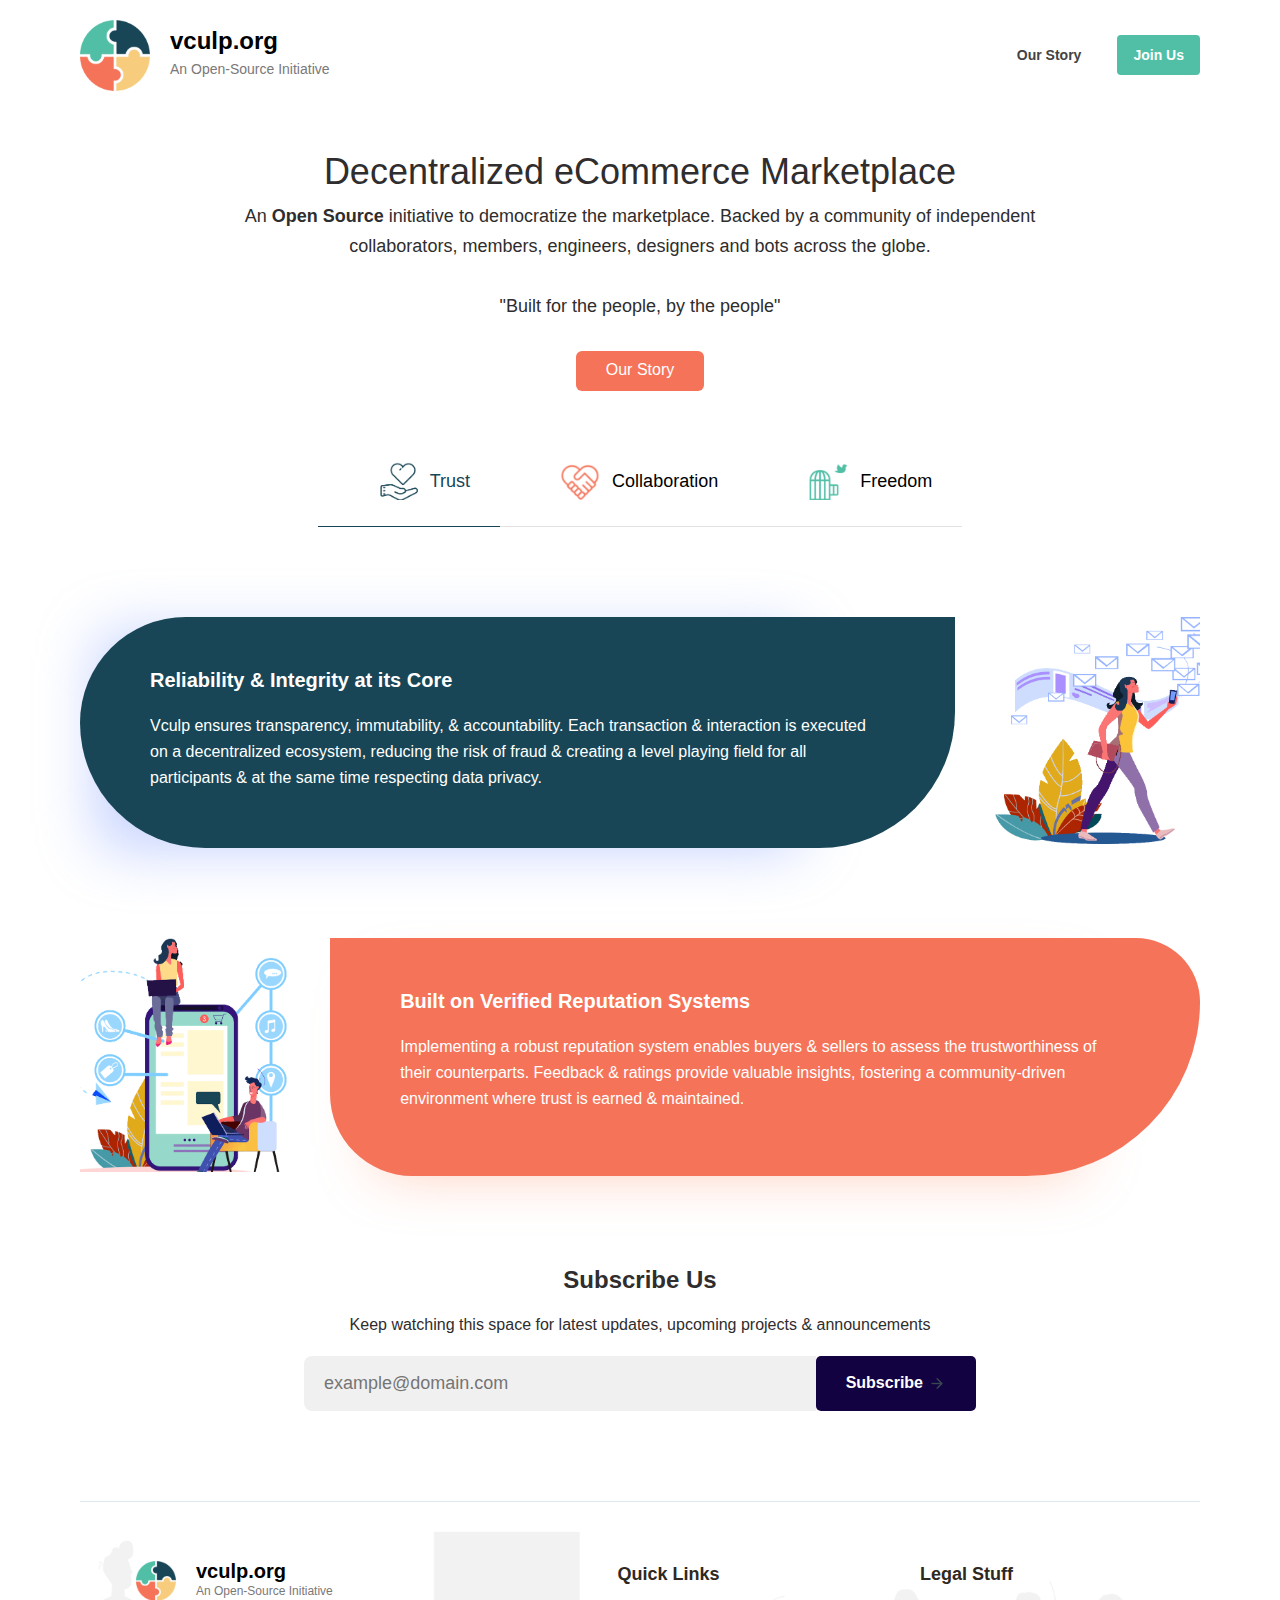
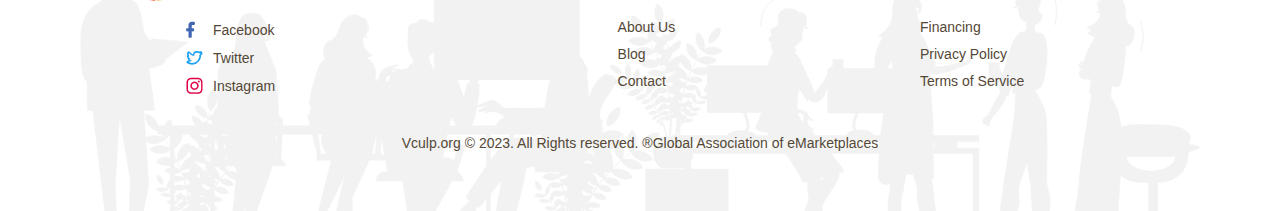
<file: index.html>
<!DOCTYPE html>
<html>
<head>
<title>The Only Open-Source Ecommerce Marketplace | vculp.org </title>
<meta name="description" content="An Open Source initiative to democratize the marketplace. Backed by a community of independent collaborators, members, engineers, designers and bots across the globe." />
<link rel="canonical" href="https://www.vculp.org/" />
<!-- Google tag (gtag.js) -->
<script async src="https://www.googletagmanager.com/gtag/js?id=G-LZD1KJT0TK"></script>
<script>
  window.dataLayer = window.dataLayer || [];
  function gtag(){dataLayer.push(arguments);}
  gtag('js', new Date());

  gtag('config', 'G-LZD1KJT0TK');
</script>
<meta name="viewport" content="width=device-width, initial-scale=1.0">
<!--
<link rel="preconnect" href="https://fonts.googleapis.com" />
<link rel="preconnect" href="https://fonts.gstatic.com" crossorigin />
<link href="https://fonts.googleapis.com/css2?family=Metrophobic:wght@400&display=swap" rel="stylesheet" />
<link href="https://fonts.googleapis.com/css2?family=Mulish:wght@400;500;600;700;800&display=swap" rel="stylesheet" />
-->
<script src="https://ajax.googleapis.com/ajax/libs/jquery/3.6.4/jquery.min.js"></script>
<link href="style.css" rel="stylesheet" type="text/css" />
    <script>
        $(document).ready(function(){
            $(".mobileMenu a").click(function(){
            $('.topnav').addClass('open');
            $('.navoverlay').addClass('openoverlay');
            $('boyd,html').css('overflow','hidden');
          });
            
            $(".closemenu").click(function(){
            $('.topnav').removeClass('open');
            $('.navoverlay').removeClass('openoverlay');
            $('boyd,html').css('overflow','');
        });
            $('.tab1').click(function(){
                $('.tab1content').show();
                $('.tab2content').hide();
                $('.tab3content').hide();
                $('.tab1, .tab2, .tab3').removeClass('active');
                $(this).addClass('active');
            });
            $('.tab2').click(function(){
                $('.tab1content').hide();
                $('.tab2content').show();
                $('.tab3content').hide();
                $('.tab1, .tab2, .tab3').removeClass('active');
                $(this).addClass('active');
            });
            $('.tab3').click(function(){
                $('.tab1content').hide();
                $('.tab2content').hide();
                $('.tab3content').show();
                $('.tab1, .tab2, .tab3').removeClass('active');
                $(this).addClass('active');
            });
        });
    </script>
</head>
<body>
<div class="container">
    <div class="header">
        <a href="/"><div class="logo"><img src="images/vculp-logo.png" alt="Logo"> 
            <span>vculp.org
        <small>An Open-Source Initiative</small></span>
        </div></a>
        <div class="mobileMenu">
            <a href="javascript://">
                <svg width="30px" height="30px" viewBox="0 0 24 24" fill="none" xmlns="http://www.w3.org/2000/svg">
<path fill-rule="evenodd" clip-rule="evenodd" d="M4 5C3.44772 5 3 5.44772 3 6C3 6.55228 3.44772 7 4 7H20C20.5523 7 21 6.55228 21 6C21 5.44772 20.5523 5 20 5H4ZM7 12C7 11.4477 7.44772 11 8 11H20C20.5523 11 21 11.4477 21 12C21 12.5523 20.5523 13 20 13H8C7.44772 13 7 12.5523 7 12ZM13 18C13 17.4477 13.4477 17 14 17H20C20.5523 17 21 17.4477 21 18C21 18.5523 20.5523 19 20 19H14C13.4477 19 13 18.5523 13 18Z" fill="#000000"/>
</svg>
            </a>
        </div>
        <div class="topnav">
            <span class="navoverlay"></span>
            <div class="topnavIn">
                <button name="close" aria-label-name="closemenu" class="closemenu"></button>
                <div class="logo"><img src="images/vculp-logo.png" alt="Logo" /> 
                    <span>vculp.org
                    <small>An Open-Source Initiative</small></span>
                </div>
                <ul>
                    <li><a href="ourstory.html">Our Story</a></li>
                   <!-- <li><a href="#">Blog</a></li>-->
                   <li class="careers"><a href="careers.html">Join Us</a></li>
                  <li class="mobiletabs"><a href="privacy.html">Privacy</a></li>
                    <li class="mobiletabs"><a href="terms.html">Terms</a></li>
               <!--     <li class="mobiletabs"><a href="javascript://">FAQ</a></li> -->
                </ul>
                <div class="copyrighttxtnav">© 2023 vculp.org All rights reserved.</div>
            </div>
        </div>
    </div>
    <div class="middlecontainer">
        <div class="middleTop">
            <h1>Decentralized eCommerce Marketplace</h1>
            <p>An <strong>Open Source</strong> initiative to democratize the marketplace. Backed by a community of independent collaborators, members, engineers, designers and bots across the globe.

               </p>
<p>
    "Built for the people, by the people"</p>
            <a href="ourstory.html" class="btnourstory">Our Story</a>
        </div>
        <div class="valuesboxcontainer">
        <!-- <div class="midheading">Our Values</div> -->
            <div class="valuenav">
                <ul>
                    <li><a href="javascript://" class="tab1 active"><span class="trusticon"></span><h2>Trust</h2></a></li>
                    <li><a href="javascript://" class="tab2"><span class="collabicon"></span><h2>Collaboration</h2></a></li>
                    <li><a href="javascript://" class="tab3"><span class="freedomicon"></span><h2>Freedom</h2></a></li>
                </ul>
            </div>
            <div class="tab1content">
            <div class="valuesboxouter">
                <div class="valueboxleft">
                    <div class="valueboxleftIn">
                <h3>Reliability & Integrity at its Core</h3>
                Vculp ensures transparency, immutability, & accountability. Each transaction & interaction is executed on a decentralized ecosystem, reducing the risk of fraud & creating a level playing field for all participants & at the same time respecting data privacy.
                        </div>
                </div>
                <div class="valueboxright"><img src="images/ourvaluesimg.png" alt="" /></div>
            </div>
            <div class="valuesboxouter valuesecondcontainer">
                <div class="valueboxleft">
                    <div class="valueboxleftIn">
                <h3>Built on Verified Reputation Systems</h3>
                Implementing a robust reputation system enables buyers & sellers to assess the trustworthiness of their counterparts. Feedback & ratings provide valuable insights, fostering a community-driven environment where trust is earned & maintained.
 
                    </div>
                </div>
                <div class="valueboxright"><img src="images/ourvaluesimg1.png" alt="" /></div>
            </div>
            </div>
            <div class="tab2content" style="display: none">
                <div class="valuesboxouter valuesecondcontainer">
                <div class="valueboxleft">
                    <div class="valueboxleftIn">
                <h3>Community Engagement & Participation</h3>
                The marketplace encourages active community participation, allowing users to share knowledge, provide feedback, & collectively shape the platform's future. Collaborative decision-making empowers the community & ensures that the marketplace evolves to meet their evolving needs
                    </div>
                </div>
                <div class="valueboxright"><img src="images/ourvaluesimg1.png" alt="" /></div>
            </div>
            <div class="valuesboxouter">
                <div class="valueboxleft">
                    <div class="valueboxleftIn">
                <h3>Shared Resources & Expertise</h3>
                Participants in the decentralized marketplace can tap into a pool of shared resources, such as tech, design, algorithms solving for exeperience & enabling cost efficiencies. Additionally, knowledge-sharing opportunities promote collaborative learning & growth for all pariticipants
                        </div>
                </div>
                <div class="valueboxright"><img src="images/ourvaluesimg.png" alt="" /></div>
            </div>
            </div>
            <div class="tab3content" style="display: none">
            <div class="valuesboxouter">
                <div class="valueboxleft">
                    <div class="valueboxleftIn">
                <h3>Free To Do Whatever</h3>
                Vculp champions individual freedom, offering a departure from traditional centralized models. It provides equal opportunities for buyers & sellers worldwide, transcending geographical barriers. It enables small businesses & entrepreneurs to reach a global customer base, empowering them with economic freedom & opportunities for growth

                        </div>
                </div>
                <div class="valueboxright"><img src="images/ourvaluesimg.png" alt="" /></div>
            </div>
            <div class="valuesboxouter valuesecondcontainer">
                <div class="valueboxleft">
                    <div class="valueboxleftIn">
                <h3>Built on the Global Privacy Standards</h3>
               Users of vculp have greater control over their personal data. By leveraging open source technologies & collaborative development, individuals can protect their information while enjoying the benefits of online transactions, ensuring their digital freedom.
                    </div>
                </div>
                <div class="valueboxright"><img src="images/ourvaluesimg1.png" alt="" /></div>
            </div>
            </div>
        </div>
        
                 
        <!-- <div class="subscribebox">
            <h3>Subscribe Us</h3>
            <p>Keep watching this space for latest updates, upcoming projects & announcements</p>
            <div class="inputboxouter">
                <input type="text" name="subscribe" class="search" /><button name="submit" area-lable-name="submit" class="btnsubmit">Subscribe</button>
            </div>
        </div> -->
        <div class="subscribebox" id="subscribe-widget"></div>

        <script>
        document.addEventListener('DOMContentLoaded', function() {
            fetch('forms/subscribe.html')
            .then(response => response.text())
            .then(html => {
                document.getElementById('subscribe-widget').innerHTML = html;
                const script = document.createElement('script');
                script.src = 'forms/subscribe.js';
                document.body.appendChild(script);
            })
            .catch(error => console.error('Error:', error));
        });
        </script>
    </div>
    <div class="footer">
        <div class="footerbg">
        <div class="footerIn">
            <div class="leftbox1">
                <div class="footerlogo"><img src="images/vculp-logo.png" alt="Logo" /> 
                    <span>vculp.org
                    <small>An Open-Source Initiative</small></span>
                </div>
                <ul>
                    <li><a href="javscript;//" class="fbicon">Facebook</a></li>
                    <li><a href="javscript;//" class="twticon">Twitter</a></li>
                    <li><a href="javscript;//" class="instaicon">Instagram</a></li>
                </ul>
            </div>
            <div class="leftbox2">
                <ul>
                    <li>Quick Links</li>
                    <li>&nbsp;</li>
                    <li><a href="ourstory.html">About Us</a></li>
                    <li><a href="#">Blog</a></li>
                    <li><a href="https://forms.gle/WtJXTgQ3Vo5C7EeC8">Contact</a></li>
                <!--    <li><a href="javascript://">FAQ</a></li> -->
                </ul>
            </div>
            <div class="leftbox2">
                <ul>
                    <li>Legal Stuff</li>
                    <li>&nbsp;</li>
                  <!--  <li><a href="javascript://">Disclaimer</a></li> -->
                    <li><a href="javascript://">Financing</a></li>
                    <li><a href="privacy.html">Privacy Policy</a></li>
                    <li><a href="terms.html">Terms of Service</a></li>
                </ul>
            </div>
        </div>
        <div class="copyrighttxt">Vculp.org © 2023. All Rights reserved. ®Global Association of eMarketplaces</div>
        </div>
    </div>
</div>
</body>
</html>
</file>
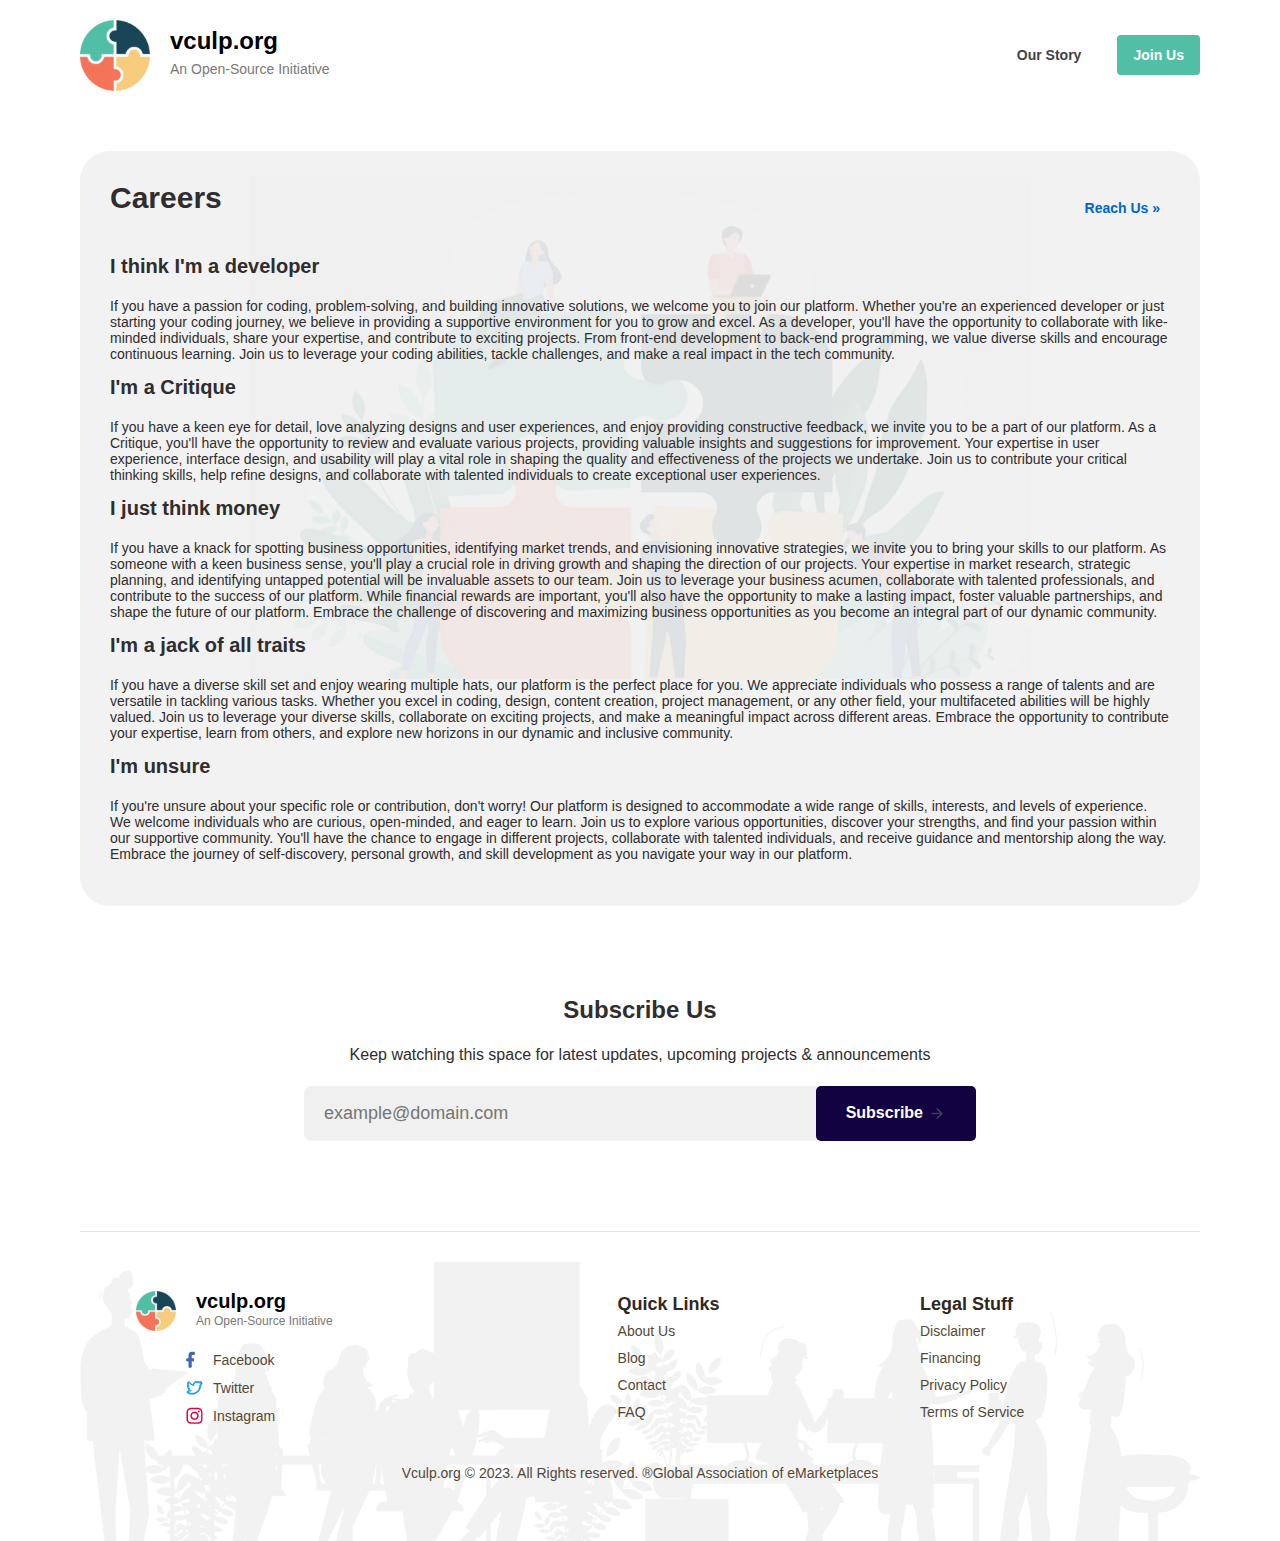
<file: careers.html>
<!DOCTYPE html>
<html>

<head>
<title>Careers at Vculp.org</title>
<link rel="canonical" href="https://www.vculp.org/careers.html" />

<!-- Google tag (gtag.js) -->
<script async src="https://www.googletagmanager.com/gtag/js?id=G-LZD1KJT0TK"></script>
<script>
  window.dataLayer = window.dataLayer || [];
  function gtag(){dataLayer.push(arguments);}
  gtag('js', new Date());

  gtag('config', 'G-LZD1KJT0TK');
</script>
<meta name="viewport" content="width=device-width, initial-scale=1.0">
<script src="https://ajax.googleapis.com/ajax/libs/jquery/3.6.4/jquery.min.js"></script>
<link href="style.css" rel="stylesheet" type="text/css" />
    <script>
        $(document).ready(function(){
            $(".mobileMenu a").click(function(){
            $('.topnav').addClass('open');
            $('.navoverlay').addClass('openoverlay');
            $('boyd,html').css('overflow','hidden');
          });
            
            $(".closemenu").click(function(){
            $('.topnav').removeClass('open');
            $('.navoverlay').removeClass('openoverlay');
            $('boyd,html').css('overflow','');
        });
        });
    </script>
</head>
<body>
<div class="container">
      <div class="header">
        <a href="/"><div class="logo"><img src="images/vculp-logo.png" alt="Logo"> 
            <span>vculp.org
        <small>An Open-Source Initiative</small></span>
        </div></a>
        <div class="mobileMenu">
            <a href="javascript://">
                <svg width="30px" height="30px" viewBox="0 0 24 24" fill="none" xmlns="http://www.w3.org/2000/svg">
<path fill-rule="evenodd" clip-rule="evenodd" d="M4 5C3.44772 5 3 5.44772 3 6C3 6.55228 3.44772 7 4 7H20C20.5523 7 21 6.55228 21 6C21 5.44772 20.5523 5 20 5H4ZM7 12C7 11.4477 7.44772 11 8 11H20C20.5523 11 21 11.4477 21 12C21 12.5523 20.5523 13 20 13H8C7.44772 13 7 12.5523 7 12ZM13 18C13 17.4477 13.4477 17 14 17H20C20.5523 17 21 17.4477 21 18C21 18.5523 20.5523 19 20 19H14C13.4477 19 13 18.5523 13 18Z" fill="#000000"/>
</svg>
            </a>
        </div>
        <div class="topnav">
            <span class="navoverlay"></span>
            <div class="topnavIn">
                <button name="close" aria-label-name="closemenu" class="closemenu"></button>
                <div class="logo"><img src="images/vculp-logo.png" alt="Logo" /> 
                    <span>vculp.org
                    <small>An Open-Source Initiative</small></span>
                </div>
                <ul>
                    <li><a href="ourstory.html">Our Story</a></li>
                   <!-- <li><a href="#">Blog</a></li>-->
                     <li class="careers"><a href="careers.html">Join Us</a></li>
                  <li class="mobiletabs"><a href="privacy.html">Privacy</a></li>
                    <li class="mobiletabs"><a href="terms.html">Terms</a></li>
               <!--     <li class="mobiletabs"><a href="javascript://">FAQ</a></li> -->
                </ul>
                <div class="copyrighttxtnav">© 2023 vculp.org All rights reserved.</div>
            </div>
        </div>
    </div>
    <div class="middlecontainer aboutusbg">
        <div class="aboutus">
            <div class="aboutusjobsheading"><h1>Careers</h1><a class="aboutusjobslink" href="https://forms.gle/dkbSGQy6GKh8SD4M6">Reach Us &raquo;</a></div>
           <h4>I think I'm a developer</h4>
            <p>If you have a passion for coding, problem-solving, and building innovative solutions, we welcome you to join our platform. Whether you're an experienced developer or just starting your coding journey, we believe in providing a supportive environment for you to grow and excel. As a developer, you'll have the opportunity to collaborate with like-minded individuals, share your expertise, and contribute to exciting projects. From front-end development to back-end programming, we value diverse skills and encourage continuous learning. Join us to leverage your coding abilities, tackle challenges, and make a real impact in the tech community.</p>
            
            <h4>I'm a Critique</h4>
        <p>If you have a keen eye for detail, love analyzing designs and user experiences, and enjoy providing constructive feedback, we invite you to be a part of our platform. As a Critique, you'll have the opportunity to review and evaluate various projects, providing valuable insights and suggestions for improvement. Your expertise in user experience, interface design, and usability will play a vital role in shaping the quality and effectiveness of the projects we undertake. Join us to contribute your critical thinking skills, help refine designs, and collaborate with talented individuals to create exceptional user experiences.</p>
            
            <h4>I just think money</h4>
        <p> If you have a knack for spotting business opportunities, identifying market trends, and envisioning innovative strategies, we invite you to bring your skills to our platform. As someone with a keen business sense, you'll play a crucial role in driving growth and shaping the direction of our projects. Your expertise in market research, strategic planning, and identifying untapped potential will be invaluable assets to our team. Join us to leverage your business acumen, collaborate with talented professionals, and contribute to the success of our platform. While financial rewards are important, you'll also have the opportunity to make a lasting impact, foster valuable partnerships, and shape the future of our platform. Embrace the challenge of discovering and maximizing business opportunities as you become an integral part of our dynamic community.</p>
            
            <h4>I'm a jack of all traits</h4>
        <p>  If you have a diverse skill set and enjoy wearing multiple hats, our platform is the perfect place for you. We appreciate individuals who possess a range of talents and are versatile in tackling various tasks. Whether you excel in coding, design, content creation, project management, or any other field, your multifaceted abilities will be highly valued. Join us to leverage your diverse skills, collaborate on exciting projects, and make a meaningful impact across different areas. Embrace the opportunity to contribute your expertise, learn from others, and explore new horizons in our dynamic and inclusive community.</p>
            
            <h4>I'm unsure</h4>
            <p>If you're unsure about your specific role or contribution, don't worry! Our platform is designed to accommodate a wide range of skills, interests, and levels of experience. We welcome individuals who are curious, open-minded, and eager to learn. Join us to explore various opportunities, discover your strengths, and find your passion within our supportive community. You'll have the chance to engage in different projects, collaborate with talented individuals, and receive guidance and mentorship along the way. Embrace the journey of self-discovery, personal growth, and skill development as you navigate your way in our platform.</p>
        </div>
    </div>
         <!-- <div class="subscribebox">
            <h3>Subscribe Us</h3>
            <p>Keep watching this space for latest updates, upcoming projects & announcements</p>
            <div class="inputboxouter">
                <input type="text" name="subscribe" class="search" /><button name="submit" area-lable-name="submit" class="btnsubmit">Subscribe</button>
            </div>
        </div> -->
        <div class="subscribebox" id="subscribe-widget"></div>

        <script>
        document.addEventListener('DOMContentLoaded', function() {
            fetch('forms/subscribe.html')
            .then(response => response.text())
            .then(html => {
                document.getElementById('subscribe-widget').innerHTML = html;
                const script = document.createElement('script');
                script.src = 'forms/subscribe.js';
                document.body.appendChild(script);
            })
            .catch(error => console.error('Error:', error));
        });
        </script>
   <div class="footer">
        <div class="footerbg">
        <div class="footerIn">
            <div class="leftbox1">
                <div class="footerlogo"><img src="images/vculp-logo.png" alt="Logo" /> 
                    <span>vculp.org
                    <small>An Open-Source Initiative</small></span>
                </div>
                <ul>
                    <li><a href="javscript;//" class="fbicon">Facebook</a></li>
                    <li><a href="javscript;//" class="twticon">Twitter</a></li>
                    <li><a href="javscript;//" class="instaicon">Instagram</a></li>
                </ul>
            </div>
            <div class="leftbox2">
                <ul>
                    <li>Quick Links</li>
                    <li><a href="javascript://">About Us</a></li>
                    <li><a href="javascript://">Blog</a></li>
                    <li><a href="javascript://">Contact</a></li>
                    <li><a href="javascript://">FAQ</a></li>
                </ul>
            </div>
            <div class="leftbox2">
                <ul>
                    <li>Legal Stuff</li>
                    <li><a href="javascript://">Disclaimer</a></li>
                    <li><a href="javascript://">Financing</a></li>
                    <li><a href="privacy.html">Privacy Policy</a></li>
                    <li><a href="javascript://">Terms of Service</a></li>
                </ul>
            </div>
        </div>
        <div class="copyrighttxt">Vculp.org © 2023. All Rights reserved. ®Global Association of eMarketplaces</div>
        </div>
    </div>
</div>
</body>
</html>
</file>
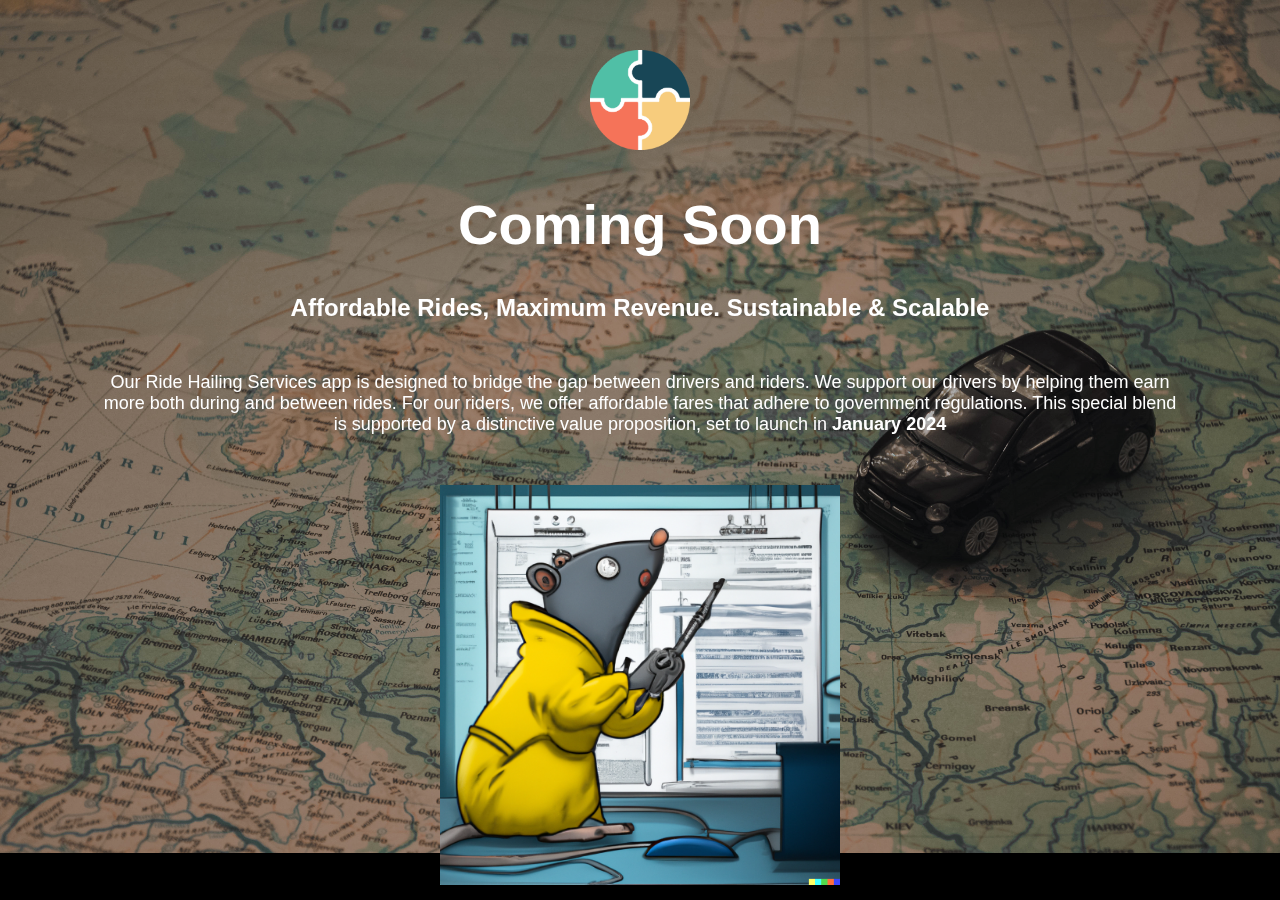
<file: index2.html>
<!DOCTYPE html>
<html lang="en">
<head>
<title>vculp.org is launching soon</title>
<meta name="robots" content="noindex, nofollow">

<!-- Google tag (gtag.js) -->
<script async src="https://www.googletagmanager.com/gtag/js?id=G-LZD1KJT0TK"></script>
<script>
  window.dataLayer = window.dataLayer || [];
  function gtag(){dataLayer.push(arguments);}
  gtag('js', new Date());

  gtag('config', 'G-LZD1KJT0TK');
  
</script>
    <meta charset="UTF-8">
    <meta name="viewport" content="width=device-width, initial-scale=1.0">
    <title>Coming Soon</title>
   <!-- <link href="https://fonts.googleapis.com/css2?family=Noto+Sans:wght@400,700&display=swap" rel="stylesheet"> -->
    <style>
        body {
            font-family: "Ubuntu", Arial, sans-serif;
            text-align: center;
            margin: 0;
            padding: 0;
            background-color: #000; /* Set a background color to complement the image */
        }       
        .bg-img {
            position: fixed;
            top: 0;
            left: 0;
            width: 100%;
           /*height: 100%; */
            opacity: 0.7; /* Adjust the opacity value as per your preference */
            z-index: -1; /* Place the image behind the content */
        }
      .logo {
            margin-top: 50px;
            }
       .logo img {
           width:100px;
            height:100px     
            }
      .mouseimg{
           width:400px;
            height:400px
        }

        h1 {
            font-family: "Ubuntu", sans-serif; /* Use the custom font for h1 */
            font-size: 56px;
          /*  margin-top: 100px; */
            color: #fff; /* Set text color to white to contrast with the map */
        }

        p {
            font-size: 18px;
            margin-top: 10px;
            color: #fff; /* Set text color to white to contrast with the map */
            margin: 30px 100px 50px;
        }

        .headline {
            font-size: 24px;
            margin-top: 30px;
            font-weight: bold;
            color: #fff; /* Set text color to white to contrast with the map */
        }
    </style>
</head>
<body>
 <img class="bg-img" src="img/bg2.jpg">
 <div class="logo">
        <img src="img/logo.png" alt="Logo">
  </div>
  <h1>Coming Soon</h1>
<p class="headline">Affordable Rides, Maximum Revenue. Sustainable &amp; Scalable</p>
    <p>Our Ride Hailing Services app is designed to bridge the gap between drivers and riders. We support our drivers by helping them earn more both during and between rides. For our riders, we offer affordable fares that adhere to government regulations. This special blend is supported by a distinctive value proposition, set to launch in <b>January 2024</b></p>
  <div>
        <img src="img/workingmouse.png" alt="working image" class="mouseimg">     
    </div>
</body>
</html>
</file>
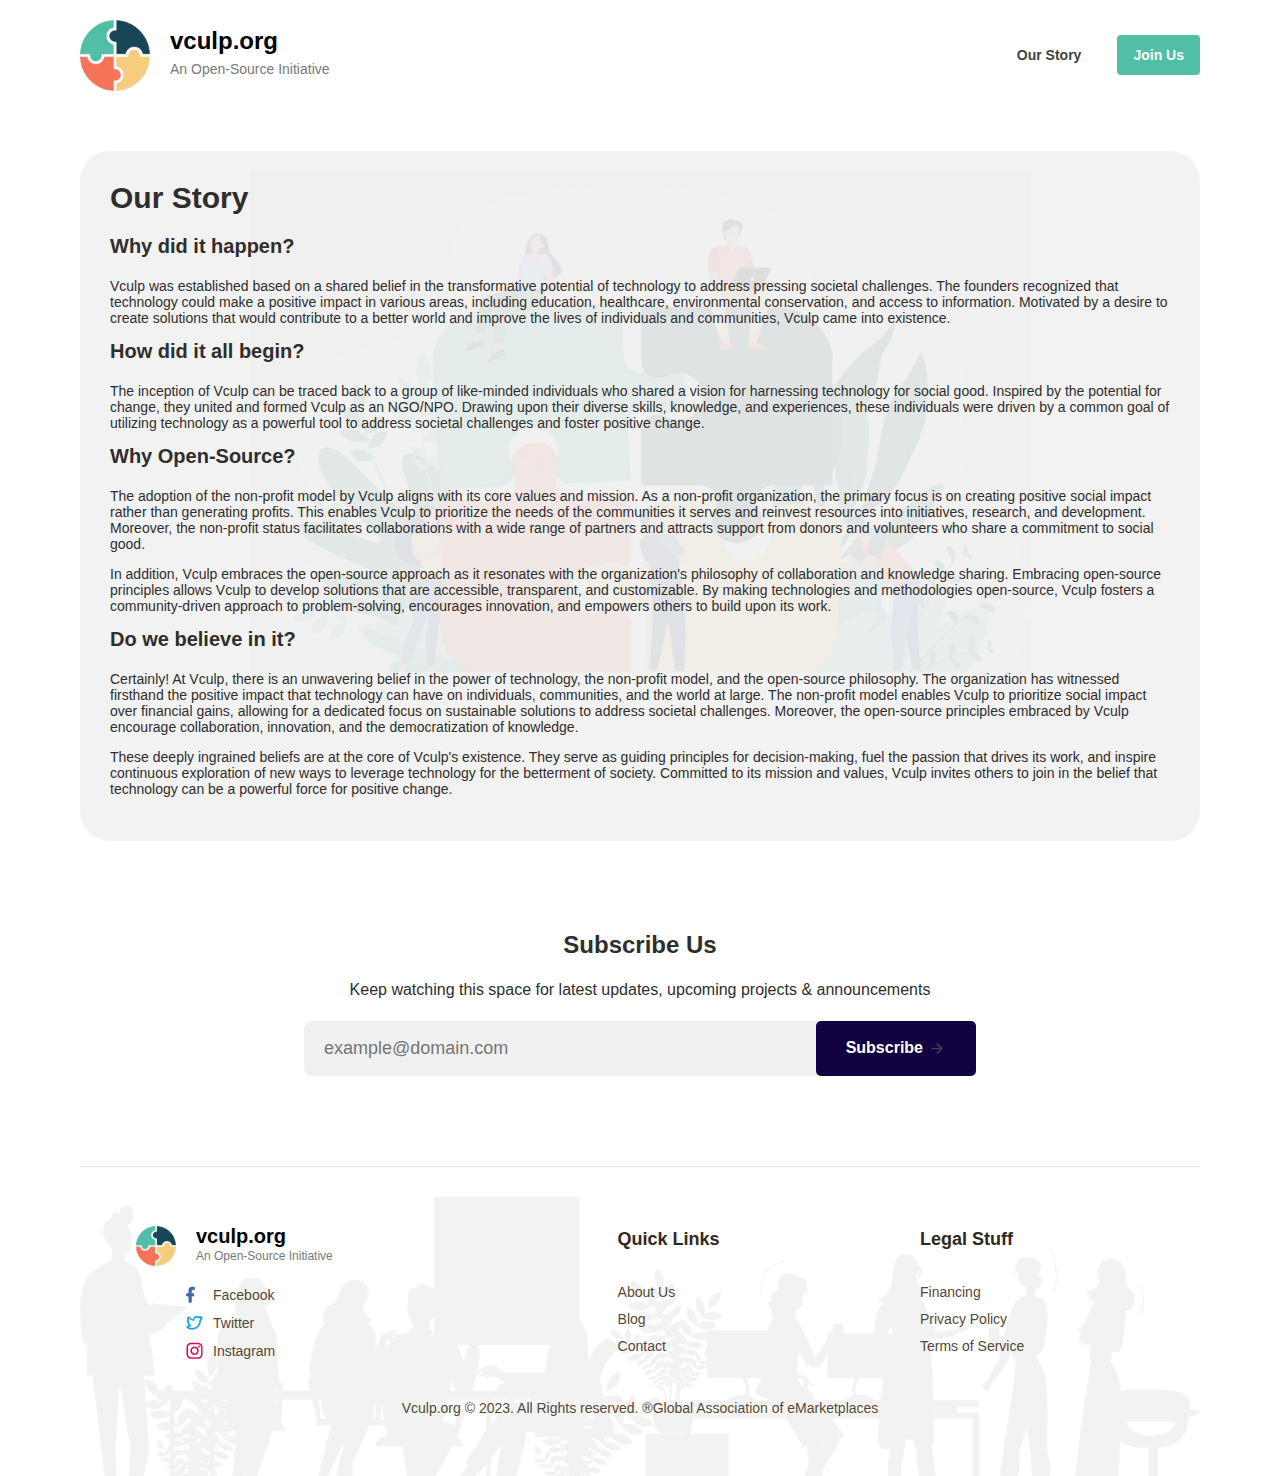
<file: ourstory.html>
<!DOCTYPE html>
<html>
<head>
<title>What is vculp.org?</title>
<link rel="canonical" href="https://www.vculp.org/ourstory.html" />
<!-- Google tag (gtag.js) -->
<script async src="https://www.googletagmanager.com/gtag/js?id=G-LZD1KJT0TK"></script>
<script>
  window.dataLayer = window.dataLayer || [];
  function gtag(){dataLayer.push(arguments);}
  gtag('js', new Date());

  gtag('config', 'G-LZD1KJT0TK');
</script>
<meta name="viewport" content="width=device-width, initial-scale=1.0">
<script src="https://ajax.googleapis.com/ajax/libs/jquery/3.6.4/jquery.min.js"></script>
<link href="style.css" rel="stylesheet" type="text/css" />
    <script>
        $(document).ready(function(){
            $(".mobileMenu a").click(function(){
            $('.topnav').addClass('open');
            $('.navoverlay').addClass('openoverlay');
            $('boyd,html').css('overflow','hidden');
          });
            
            $(".closemenu").click(function(){
            $('.topnav').removeClass('open');
            $('.navoverlay').removeClass('openoverlay');
            $('boyd,html').css('overflow','');
        });
        });
    </script>
</head>
<body>
<div class="container">
      <div class="header">
        <a href="/"><div class="logo"><img src="images/vculp-logo.png" alt="Logo"> 
            <span>vculp.org
        <small>An Open-Source Initiative</small></span>
        </div></a>
        <div class="mobileMenu">
            <a href="javascript://">
                <svg width="30px" height="30px" viewBox="0 0 24 24" fill="none" xmlns="http://www.w3.org/2000/svg">
<path fill-rule="evenodd" clip-rule="evenodd" d="M4 5C3.44772 5 3 5.44772 3 6C3 6.55228 3.44772 7 4 7H20C20.5523 7 21 6.55228 21 6C21 5.44772 20.5523 5 20 5H4ZM7 12C7 11.4477 7.44772 11 8 11H20C20.5523 11 21 11.4477 21 12C21 12.5523 20.5523 13 20 13H8C7.44772 13 7 12.5523 7 12ZM13 18C13 17.4477 13.4477 17 14 17H20C20.5523 17 21 17.4477 21 18C21 18.5523 20.5523 19 20 19H14C13.4477 19 13 18.5523 13 18Z" fill="#000000"/>
</svg>
            </a>
        </div>
        <div class="topnav">
            <span class="navoverlay"></span>
            <div class="topnavIn">
                <button name="close" aria-label-name="closemenu" class="closemenu"></button>
                <div class="logo"><img src="images/vculp-logo.png" alt="Logo" /> 
                    <span>vculp.org
                    <small>An Open-Source Initiative</small></span>
                </div>
                <ul>
                    <li><a href="ourstory.html">Our Story</a></li>
                   <!-- <li><a href="#">Blog</a></li>-->
                   <li class="careers"><a href="careers.html">Join Us</a></li>
                  <li class="mobiletabs"><a href="privacy.html">Privacy</a></li>
                    <li class="mobiletabs"><a href="terms.html">Terms</a></li>
               <!--     <li class="mobiletabs"><a href="javascript://">FAQ</a></li> -->
                </ul>
                <div class="copyrighttxtnav">© 2023 vculp.org All rights reserved.</div>
            </div>
        </div>
    </div>
    <div class="middlecontainer aboutusbg">
        <div class="aboutus">
           <h1>Our Story</h1>
<h4>Why did it happen?</h4> 
<p>Vculp was established based on a shared belief in the transformative potential of technology to address pressing societal challenges. The founders recognized that technology could make a positive impact in various areas, including education, healthcare, environmental conservation, and access to information. Motivated by a desire to create solutions that would contribute to a better world and improve the lives of individuals and communities, Vculp came into existence.</p>

<h4>How did it all begin? </h4>
<p>The inception of Vculp can be traced back to a group of like-minded individuals who shared a vision for harnessing technology for social good. Inspired by the potential for change, they united and formed Vculp as an NGO/NPO. Drawing upon their diverse skills, knowledge, and experiences, these individuals were driven by a common goal of utilizing technology as a powerful tool to address societal challenges and foster positive change.</p>

<h4>Why Open-Source?</h4>
<p>The adoption of the non-profit model by Vculp aligns with its core values and mission. As a non-profit organization, the primary focus is on creating positive social impact rather than generating profits. This enables Vculp to prioritize the needs of the communities it serves and reinvest resources into initiatives, research, and development. Moreover, the non-profit status facilitates collaborations with a wide range of partners and attracts support from donors and volunteers who share a commitment to social good.</p>

<p>In addition, Vculp embraces the open-source approach as it resonates with the organization's philosophy of collaboration and knowledge sharing. Embracing open-source principles allows Vculp to develop solutions that are accessible, transparent, and customizable. By making technologies and methodologies open-source, Vculp fosters a community-driven approach to problem-solving, encourages innovation, and empowers others to build upon its work.</p>

<h4>Do we believe in it? </h4>
<p>Certainly! At Vculp, there is an unwavering belief in the power of technology, the non-profit model, and the open-source philosophy. The organization has witnessed firsthand the positive impact that technology can have on individuals, communities, and the world at large. The non-profit model enables Vculp to prioritize social impact over financial gains, allowing for a dedicated focus on sustainable solutions to address societal challenges. Moreover, the open-source principles embraced by Vculp encourage collaboration, innovation, and the democratization of knowledge.</p>

<p>These deeply ingrained beliefs are at the core of Vculp's existence. They serve as guiding principles for decision-making, fuel the passion that drives its work, and inspire continuous exploration of new ways to leverage technology for the betterment of society. Committed to its mission and values, Vculp invites others to join in the belief that technology can be a powerful force for positive change.</p>
              </div>
      </div>
        <!-- <div class="subscribebox">
            <h3>Subscribe Us</h3>
            <p>Keep watching this space for latest updates, upcoming projects & announcements</p>
            <div class="inputboxouter">
                <input type="text" name="subscribe" class="search" /><button name="submit" area-lable-name="submit" class="btnsubmit">Subscribe</button>
            </div>
        </div> -->
        <div class="subscribebox" id="subscribe-widget"></div>

        <script>
        document.addEventListener('DOMContentLoaded', function() {
            fetch('forms/subscribe.html')
            .then(response => response.text())
            .then(html => {
                document.getElementById('subscribe-widget').innerHTML = html;
                const script = document.createElement('script');
                script.src = 'forms/subscribe.js';
                document.body.appendChild(script);
            })
            .catch(error => console.error('Error:', error));
        });
        </script>
    <div class="footer">
        <div class="footerbg">
        <div class="footerIn">
            <div class="leftbox1">
                <div class="footerlogo"><img src="images/vculp-logo.png" alt="Logo" /> 
                    <span>vculp.org
                    <small>An Open-Source Initiative</small></span>
                </div>
                <ul>
                    <li><a href="javscript;//" class="fbicon">Facebook</a></li>
                    <li><a href="javscript;//" class="twticon">Twitter</a></li>
                    <li><a href="javscript;//" class="instaicon">Instagram</a></li>
                </ul>
            </div>
            <div class="leftbox2">
                <ul>
                    <li>Quick Links</li>
                    <li>&nbsp;</li>
                    <li><a href="ourstory.html">About Us</a></li>
                    <li><a href="#">Blog</a></li>
                    <li><a href="https://forms.gle/WtJXTgQ3Vo5C7EeC8">Contact</a></li>
                <!--    <li><a href="javascript://">FAQ</a></li> -->
                </ul>
            </div>
            <div class="leftbox2">
                <ul>
                    <li>Legal Stuff</li>
                    <li>&nbsp;</li>
                  <!--  <li><a href="javascript://">Disclaimer</a></li> -->
                    <li><a href="javascript://">Financing</a></li>
                    <li><a href="privacy.html">Privacy Policy</a></li>
                    <li><a href="terms.html">Terms of Service</a></li>
                </ul>
            </div>
        </div>
        <div class="copyrighttxt">Vculp.org © 2023. All Rights reserved. ®Global Association of eMarketplaces</div>
        </div>
    </div>
</div>
</body>
</html>
</file>
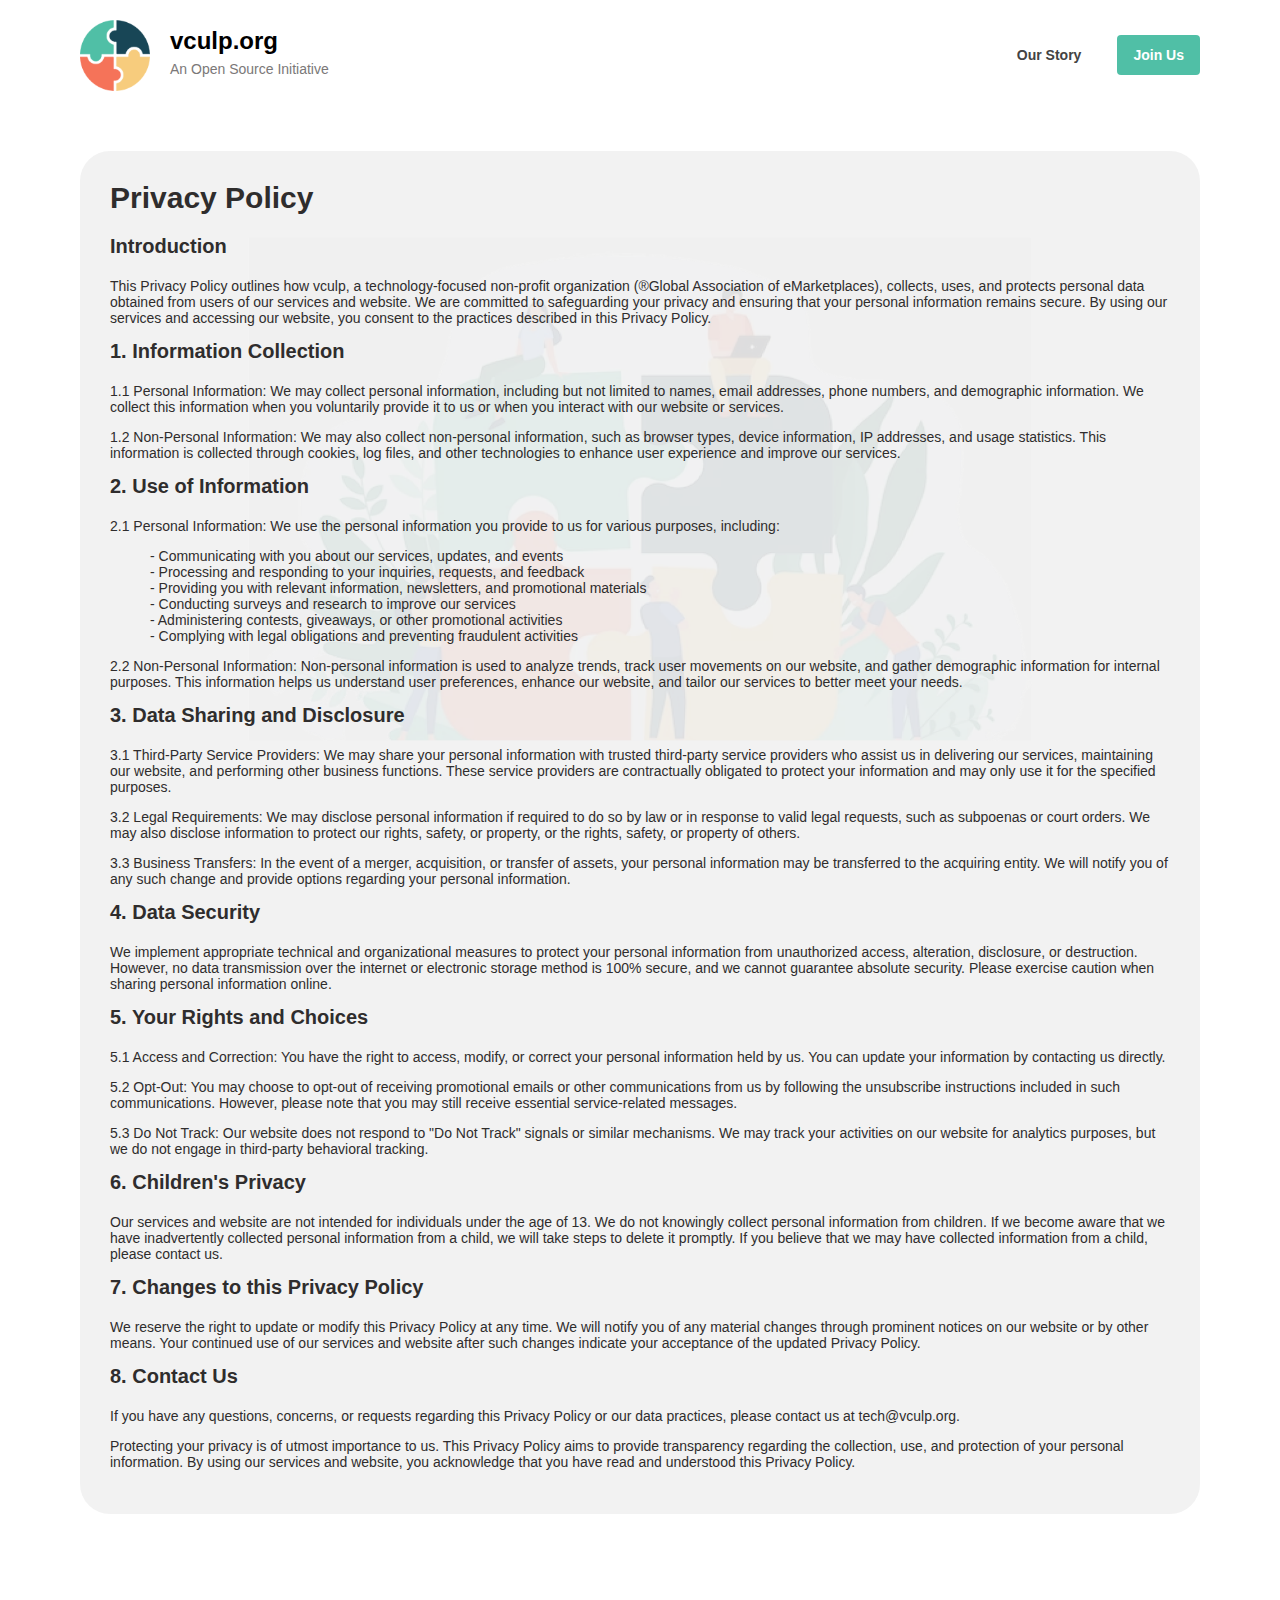
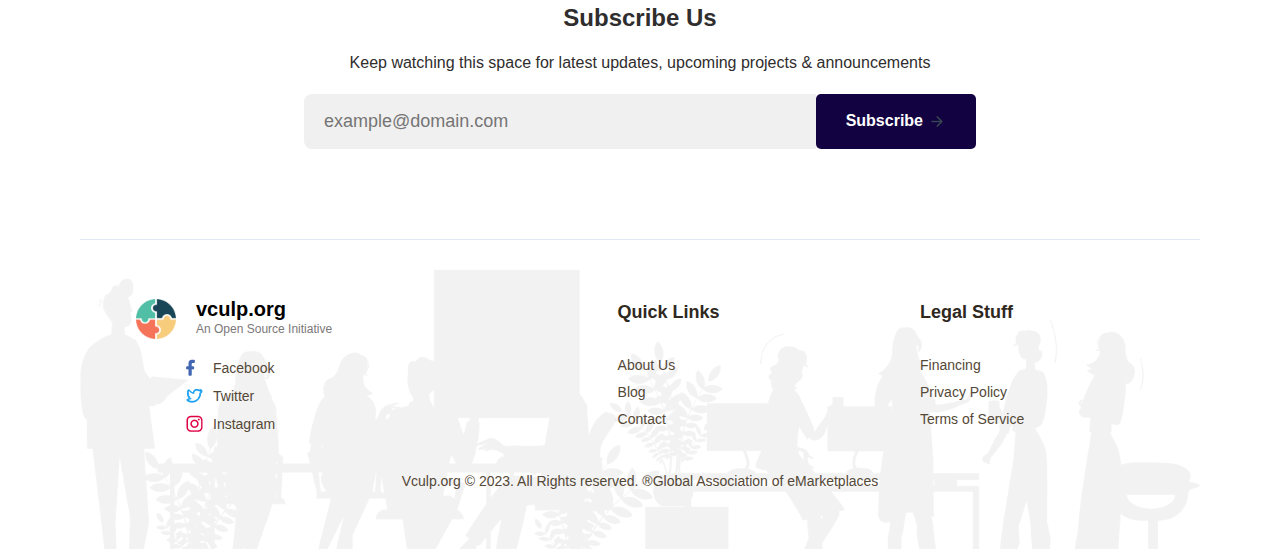
<file: privacy.html>
<!DOCTYPE html>
<html>
<head>
<title>Privacy Policy | vculp.org</title>
<link rel="canonical" href="https://www.vculp.org/privacy.html" />

<!-- Google tag (gtag.js) -->
<script async src="https://www.googletagmanager.com/gtag/js?id=G-LZD1KJT0TK"></script>
<script>
  window.dataLayer = window.dataLayer || [];
  function gtag(){dataLayer.push(arguments);}
  gtag('js', new Date());

  gtag('config', 'G-LZD1KJT0TK');
</script>
<meta name="viewport" content="width=device-width, initial-scale=1.0">
<script src="https://ajax.googleapis.com/ajax/libs/jquery/3.6.4/jquery.min.js"></script>
<link href="style.css" rel="stylesheet" type="text/css" />
    <script>
        $(document).ready(function(){
            $(".mobileMenu a").click(function(){
            $('.topnav').addClass('open');
            $('.navoverlay').addClass('openoverlay');
            $('boyd,html').css('overflow','hidden');
          });
            
            $(".closemenu").click(function(){
            $('.topnav').removeClass('open');
            $('.navoverlay').removeClass('openoverlay');
            $('boyd,html').css('overflow','');
        });
        });
    </script>
</head>
<body>
<div class="container">
      <div class="header">
        <a href="/"><div class="logo"><img src="images/vculp-logo.png" alt="Logo"> 
            <span>vculp.org
        <small>An Open Source Initiative</small></span>
        </div></a>
        <div class="mobileMenu">
            <a href="javascript://">
                <svg width="30px" height="30px" viewBox="0 0 24 24" fill="none" xmlns="http://www.w3.org/2000/svg">
<path fill-rule="evenodd" clip-rule="evenodd" d="M4 5C3.44772 5 3 5.44772 3 6C3 6.55228 3.44772 7 4 7H20C20.5523 7 21 6.55228 21 6C21 5.44772 20.5523 5 20 5H4ZM7 12C7 11.4477 7.44772 11 8 11H20C20.5523 11 21 11.4477 21 12C21 12.5523 20.5523 13 20 13H8C7.44772 13 7 12.5523 7 12ZM13 18C13 17.4477 13.4477 17 14 17H20C20.5523 17 21 17.4477 21 18C21 18.5523 20.5523 19 20 19H14C13.4477 19 13 18.5523 13 18Z" fill="#000000"/>
</svg>
            </a>
        </div>
        <div class="topnav">
            <span class="navoverlay"></span>
            <div class="topnavIn">
                <button name="close" aria-label-name="closemenu" class="closemenu"></button>
                <div class="logo"><img src="images/vculp-logo.png" alt="Logo" /> 
                    <span>vculp.org
                    <small>An Open Source Initiative</small></span>
                </div>
                <ul>
                    <li><a href="ourstory.html">Our Story</a></li>
                   <!-- <li><a href="#">Blog</a></li>-->
                   <li class="careers"><a href="careers.html">Join Us</a></li>
                  <li class="mobiletabs"><a href="privacy.html">Privacy</a></li>
                    <li class="mobiletabs"><a href="terms.html">Terms</a></li>
               <!--     <li class="mobiletabs"><a href="javascript://">FAQ</a></li> -->
                </ul>
                <div class="copyrighttxtnav">© 2023 vculp.org All rights reserved.</div>
            </div>
        </div>
    </div>
    <div class="middlecontainer aboutusbg">
        <div class="aboutus">
          <h1>Privacy Policy</h1>

<h4> Introduction</h4>

<p>This Privacy Policy outlines how vculp, a technology-focused non-profit organization (®Global Association of eMarketplaces), collects, uses, and protects personal data obtained from users of our services and website. We are committed to safeguarding your privacy and ensuring that your personal information remains secure. By using our services and accessing our website, you consent to the practices described in this Privacy Policy.</p>

<h4>1. Information Collection</h4>

<p>1.1 Personal Information: We may collect personal information, including but not limited to names, email addresses, phone numbers, and demographic information. We collect this information when you voluntarily provide it to us or when you interact with our website or services.</p>

<p>1.2 Non-Personal Information: We may also collect non-personal information, such as browser types, device information, IP addresses, and usage statistics. This information is collected through cookies, log files, and other technologies to enhance user experience and improve our services.</p>

<h4>2. Use of Information</h4>

<p>2.1 Personal Information: We use the personal information you provide to us for various purposes, including:</p>
<ol>
<li>- Communicating with you about our services, updates, and events</li>
<li>- Processing and responding to your inquiries, requests, and feedback </li>
<li>- Providing you with relevant information, newsletters, and promotional materials </li>
<li>- Conducting surveys and research to improve our services </li>
<li>- Administering contests, giveaways, or other promotional activities </li>
<li>- Complying with legal obligations and preventing fraudulent activities</li>
</ol>
<p>2.2 Non-Personal Information: Non-personal information is used to analyze trends, track user movements on our website, and gather demographic information for internal purposes. This information helps us understand user preferences, enhance our website, and tailor our services to better meet your needs.</p>

<h4>3. Data Sharing and Disclosure</h4>

<p>3.1 Third-Party Service Providers: We may share your personal information with trusted third-party service providers who assist us in delivering our services, maintaining our website, and performing other business functions. These service providers are contractually obligated to protect your information and may only use it for the specified purposes.</p>

<p>3.2 Legal Requirements: We may disclose personal information if required to do so by law or in response to valid legal requests, such as subpoenas or court orders. We may also disclose information to protect our rights, safety, or property, or the rights, safety, or property of others.</p>

<p>3.3 Business Transfers: In the event of a merger, acquisition, or transfer of assets, your personal information may be transferred to the acquiring entity. We will notify you of any such change and provide options regarding your personal information.</p>

<h4>4. Data Security</h4>

<p>We implement appropriate technical and organizational measures to protect your personal information from unauthorized access, alteration, disclosure, or destruction. However, no data transmission over the internet or electronic storage method is 100% secure, and we cannot guarantee absolute security. Please exercise caution when sharing personal information online.</p>

<h4>5. Your Rights and Choices</h4>

<p>5.1 Access and Correction: You have the right to access, modify, or correct your personal information held by us. You can update your information by contacting us directly.</p>

<p>5.2 Opt-Out: You may choose to opt-out of receiving promotional emails or other communications from us by following the unsubscribe instructions included in such communications. However, please note that you may still receive essential service-related messages.</p>

<p>5.3 Do Not Track: Our website does not respond to &quot;Do Not Track&quot; signals or similar mechanisms. We may track your activities on our website for analytics purposes, but we do not engage in third-party behavioral tracking.</p>

<h4>6. Children's Privacy</h4>

<p>Our services and website are not intended for individuals under the age of 13. We do not knowingly collect personal information from children. If we become aware that we have inadvertently collected personal information from a child, we will take steps to delete it promptly. If you believe that we may have collected information from a child, please contact us.</p>

<h4>7. Changes to this Privacy Policy</h4>

<p>We reserve the right to update or modify this Privacy Policy at any time. We will notify you of any material changes through prominent notices on our website or by other means. Your continued use of our services and website after such changes indicate your acceptance of the updated Privacy Policy.</p>

<h4>8. Contact Us</h4>

<p>If you have any questions, concerns, or requests regarding this Privacy Policy or our data practices, please contact us at tech@vculp.org.</p>

<h4Conclusion</h4>

<p>Protecting your privacy is of utmost importance to us. This Privacy Policy aims to provide transparency regarding the collection, use, and protection of your personal information. By using our services and website, you acknowledge that you have read and understood this Privacy Policy.</p>
          </div>
      </div>
        <!-- <div class="subscribebox">
            <h3>Subscribe Us</h3>
            <p>Keep watching this space for latest updates, upcoming projects & announcements</p>
            <div class="inputboxouter">
                <input type="text" name="subscribe" class="search" /><button name="submit" area-lable-name="submit" class="btnsubmit">Subscribe</button>
            </div>
        </div> -->
        <div class="subscribebox" id="subscribe-widget"></div>

        <script>
        document.addEventListener('DOMContentLoaded', function() {
            fetch('forms/subscribe.html')
            .then(response => response.text())
            .then(html => {
                document.getElementById('subscribe-widget').innerHTML = html;
                const script = document.createElement('script');
                script.src = 'forms/subscribe.js';
                document.body.appendChild(script);
            })
            .catch(error => console.error('Error:', error));
        });
        </script>
    <div class="footer">
        <div class="footerbg">
        <div class="footerIn">
            <div class="leftbox1">
                <div class="footerlogo"><img src="images/vculp-logo.png" alt="Logo" /> 
                    <span>vculp.org
                    <small>An Open Source Initiative</small></span>
                </div>
                <ul>
                    <li><a href="javscript;//" class="fbicon">Facebook</a></li>
                    <li><a href="javscript;//" class="twticon">Twitter</a></li>
                    <li><a href="javscript;//" class="instaicon">Instagram</a></li>
                </ul>
            </div>
            <div class="leftbox2">
                <ul>
                    <li>Quick Links</li>
                    <li>&nbsp;</li>
                    <li><a href="ourstory.html">About Us</a></li>
                    <li><a href="#">Blog</a></li>
                    <li><a href="https://forms.gle/WtJXTgQ3Vo5C7EeC8">Contact</a></li>
                <!--    <li><a href="javascript://">FAQ</a></li> -->
                </ul>
            </div>
            <div class="leftbox2">
                <ul>
                    <li>Legal Stuff</li>
                    <li>&nbsp;</li>
                  <!--  <li><a href="javascript://">Disclaimer</a></li> -->
                    <li><a href="javascript://">Financing</a></li>
                    <li><a href="privacy.html">Privacy Policy</a></li>
                    <li><a href="terms.html">Terms of Service</a></li>
                </ul>
            </div>
        </div>
        <div class="copyrighttxt">Vculp.org © 2023. All Rights reserved. ®Global Association of eMarketplaces</div>
        </div>
    </div>
</div>
</body>
</html>
</file>
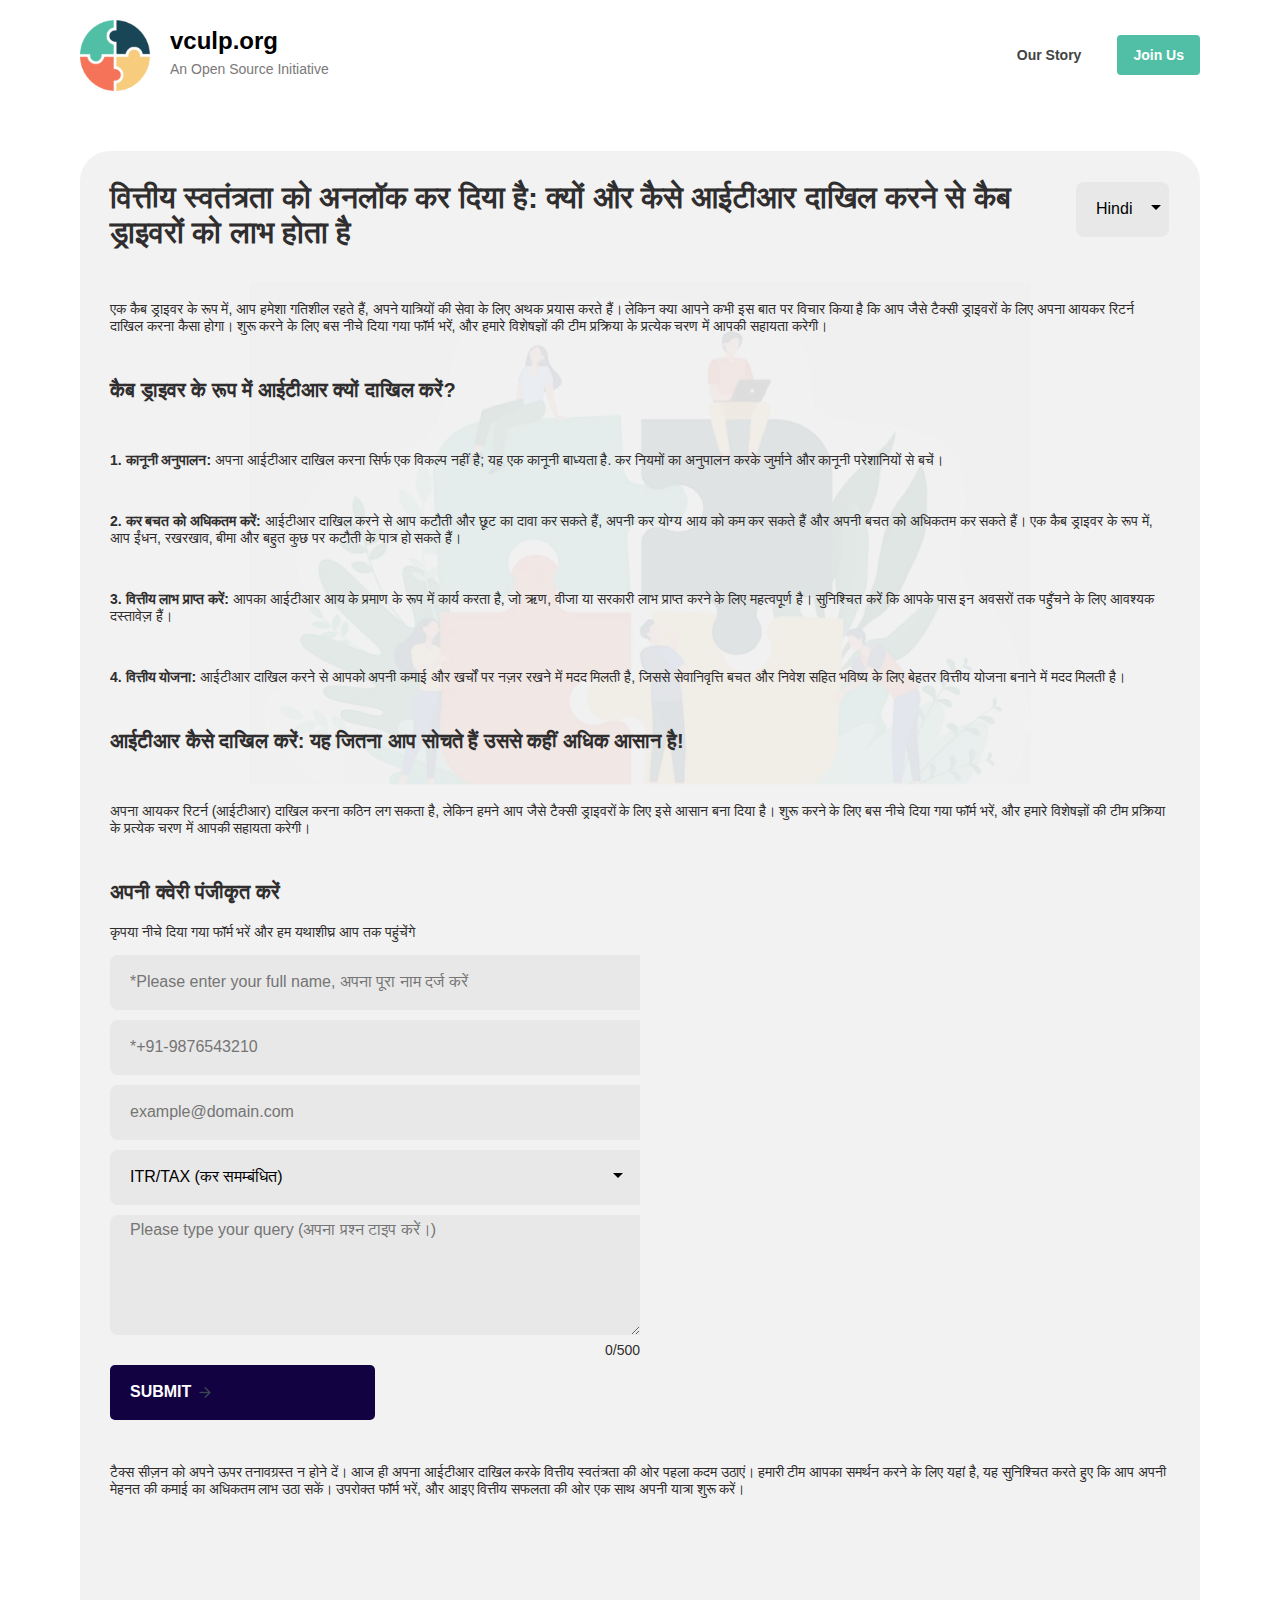
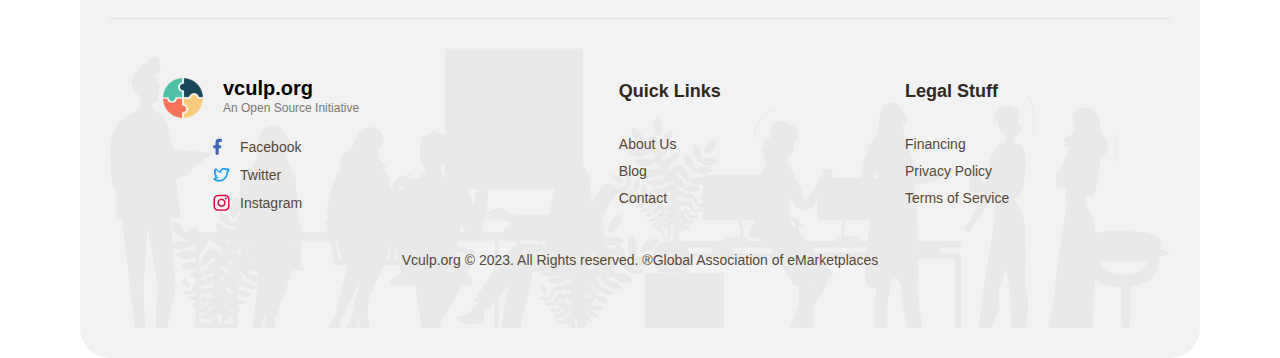
<file: supplier-issues.html>
<!DOCTYPE html>
<html>

<head>
    <title>Cab Driver Sahayta Kendra [India Only] | vculp.org</title>
    <meta charset="UTF-8">
    <link rel="canonical" href="https://www.vculp.org/supplier-issues.html" />

    <!-- Google tag (gtag.js) -->
    <script async src="https://www.googletagmanager.com/gtag/js?id=G-LZD1KJT0TK"></script>
    <script>
        window.dataLayer = window.dataLayer || [];
        function gtag() { dataLayer.push(arguments); }
        gtag('js', new Date());

        gtag('config', 'G-LZD1KJT0TK');
    </script>
    <meta name="viewport" content="width=device-width, initial-scale=1.0">
    <script src="https://ajax.googleapis.com/ajax/libs/jquery/3.6.4/jquery.min.js"></script>
    <link href="style.css" rel="stylesheet" type="text/css" />
    <script>
        $(document).ready(function () {
            $(".mobileMenu a").click(function () {
                $('.topnav').addClass('open');
                $('.navoverlay').addClass('openoverlay');
                $('boyd,html').css('overflow', 'hidden');
            });

            $(".closemenu").click(function () {
                $('.topnav').removeClass('open');
                $('.navoverlay').removeClass('openoverlay');
                $('boyd,html').css('overflow', '');
            });
        });
    </script>
</head>

<body onload="setLanguageFromUrl();">
    <div class="container">
        <div class="header">
            <a href="/">
                <div class="logo"><img src="images/vculp-logo.png" alt="Logo">
                    <span>vculp.org
                        <small>An Open Source Initiative</small></span>
                </div>
            </a>
            <div class="mobileMenu">
                <a href="javascript://">
                    <svg width="30px" height="30px" viewBox="0 0 24 24" fill="none" xmlns="http://www.w3.org/2000/svg">
                        <path fill-rule="evenodd" clip-rule="evenodd"
                            d="M4 5C3.44772 5 3 5.44772 3 6C3 6.55228 3.44772 7 4 7H20C20.5523 7 21 6.55228 21 6C21 5.44772 20.5523 5 20 5H4ZM7 12C7 11.4477 7.44772 11 8 11H20C20.5523 11 21 11.4477 21 12C21 12.5523 20.5523 13 20 13H8C7.44772 13 7 12.5523 7 12ZM13 18C13 17.4477 13.4477 17 14 17H20C20.5523 17 21 17.4477 21 18C21 18.5523 20.5523 19 20 19H14C13.4477 19 13 18.5523 13 18Z"
                            fill="#000000" />
                    </svg>
                </a>
            </div>
            <div class="topnav">
                <span class="navoverlay"></span>
                <div class="topnavIn">
                    <button name="close" aria-label-name="closemenu" class="closemenu"></button>
                    <div class="logo"><img src="images/vculp-logo.png" alt="Logo" />
                        <span>vculp.org
                            <small>An Open Source Initiative</small></span>
                    </div>
                    <ul>
                        <li><a href="ourstory.html">Our Story</a></li>
                        <!-- <li><a href="#">Blog</a></li>-->
                        <li class="careers"><a href="careers.html">Join Us</a></li>
                        <li class="mobiletabs"><a href="privacy.html">Privacy</a></li>
                        <li class="mobiletabs"><a href="terms.html">Terms</a></li>
                        <!--     <li class="mobiletabs"><a href="javascript://">FAQ</a></li> -->
                    </ul>
                    <div class="copyrighttxtnav">© 2023 vculp.org All rights reserved.</div>
                </div>
            </div>
        </div>
        <div class="middlecontainer aboutusbg">
            <select class="langdrop" id="languageDropdown" onchange="changeLanguage(this.value)">
                <option value="hi">Hindi</option>
                <option value="en">English</option>
            </select>
            <div id="content">
                <div class="aboutus" id="englishContent" style="display: none;">
                    <h1>Unlock Financial Freedom: Why and How Filing ITR Benefits Cab Drivers</h1>
                        <p><br></p>
                        <p>As a cab driver, you&apos;re always on the move, working tirelessly to serve your passengers.
                            But have you ever considered how filing your Income Tax Return (ITR) can be a game-changer
                            for your financial well-being? Discover why and how filing ITR can help you take control of
                            your financial future.</p>
                        <p><br></p>
                        <h2>Why File ITR as a Cab Driver?</h2>
                        <p><br></p>
                        <p>1.&nbsp;<strong>Legal Compliance:</strong>&nbsp;Filing your ITR is not just an
                            option; it&apos;s a legal obligation. Avoid penalties and legal troubles by staying
                            compliant with tax regulations.</p>
                        <p><br></p>
                        <p>2.&nbsp;<strong>Maximize Tax Savings:</strong>&nbsp;Filing ITR allows you to claim
                            deductions and exemptions, reducing your taxable income and maximizing your savings.
                            As a cab driver, you may be eligible for deductions on fuel, maintenance, insurance,
                            and more.</p>
                        <p><br></p>
                        <p>3.&nbsp;<strong>Access Financial Benefits:</strong>&nbsp;Your ITR serves as proof of
                            income, which is crucial for obtaining loans, visas, or government benefits. Ensure
                            you have the necessary documentation to access these opportunities.</p>
                        <p><br></p>
                        <p>4.&nbsp;<strong>Financial Planning:</strong>&nbsp;Filing ITR helps you keep track of
                            your earnings and expenses, enabling better financial planning for the future,
                            including retirement savings and investments.</p>
                        <p><br></p>
                        <h2>How to File ITR: It&apos;s Easier Than You Think!</h2>
                        <p><br></p>
                        <p>Filing your income tax return (ITR) might appear overwhelming, but we&apos;ve made it
                            easier for taxi drivers like yourself. Simply complete the form below to begin, and
                            our team of experts will assist you through each stage of the process.</p>
                        <p><br></p>
                        <h2>Register your Query</h2>
                        <p>Please fill the form below and we'll reach you as early as possible</p>
                        <div class="registrationform" id="register-widget-en"></div>
                        <script>
                            document.addEventListener('DOMContentLoaded', function () {
                                fetch('forms/registration.html')
                                    .then(response => response.text())
                                    .then(html => {
                                        document.getElementById('register-widget-en').innerHTML = html;
                                        const script = document.createElement('script');
                                        script.src = 'forms/register.js';
                                        document.body.appendChild(script);
                                    })
                                    .catch(error => console.error('Error:', error));
                            });
                        </script>
                        <p><br></p>
                        <p>Don&apos;t let tax season stress you out. Take the first step towards financial
                            freedom by filing your ITR today. Our team is here to support you, ensuring you
                            make the most of your hard-earned money. Fill out the form above, and let&apos;s
                            embark on your journey to financial success together.</p>
                        <p><br></p>
                </div>
                <div class="aboutus" id="hindiContent">
                    <h1>वित्तीय स्वतंत्रता को अनलॉक कर दिया है: क्यों और कैसे आईटीआर दाखिल करने से कैब ड्राइवरों को लाभ होता है</h1>
                        <p><br></p>
                        <p>एक कैब ड्राइवर के रूप में, आप हमेशा गतिशील रहते हैं, अपने यात्रियों की सेवा के लिए अथक प्रयास करते हैं। लेकिन क्या आपने कभी इस बात पर विचार किया है कि आप जैसे टैक्सी ड्राइवरों के लिए अपना आयकर रिटर्न दाखिल करना कैसा होगा। शुरू करने के लिए बस नीचे दिया गया फॉर्म भरें, और हमारे विशेषज्ञों की टीम प्रक्रिया के प्रत्येक चरण में आपकी सहायता करेगी।</p>
                        <p><br></p>
                        <h2>कैब ड्राइवर के रूप में आईटीआर क्यों दाखिल करें?</h2>
                        <p><br></p>
                        <p><strong>1. कानूनी अनुपालन:</strong> अपना आईटीआर दाखिल करना सिर्फ एक विकल्प नहीं है; यह एक कानूनी बाध्यता है. कर नियमों का अनुपालन करके जुर्माने और कानूनी परेशानियों से बचें।</p>
                        <p><br></p>
                        <p><strong>2. कर बचत को अधिकतम करें:</strong> आईटीआर दाखिल करने से आप कटौती और छूट का दावा कर सकते हैं, अपनी कर योग्य आय को कम कर सकते हैं और अपनी बचत को अधिकतम कर सकते हैं। एक कैब ड्राइवर के रूप में, आप ईंधन, रखरखाव, बीमा और बहुत कुछ पर कटौती के पात्र हो सकते हैं।</p>
                        <p><br></p>
                        <p><strong>3. वित्तीय लाभ प्राप्त करें:</strong> आपका आईटीआर आय के प्रमाण के रूप में कार्य करता है, जो ऋण, वीजा या सरकारी लाभ प्राप्त करने के लिए महत्वपूर्ण है। सुनिश्चित करें कि आपके पास इन अवसरों तक पहुँचने के लिए आवश्यक दस्तावेज़ हैं।</p>
                        <p><br></p>
                        <p><strong>4. वित्तीय योजना:</strong> आईटीआर दाखिल करने से आपको अपनी कमाई और खर्चों पर नज़र रखने में मदद मिलती है, जिससे सेवानिवृत्ति बचत और निवेश सहित भविष्य के लिए बेहतर वित्तीय योजना बनाने में मदद मिलती है।</p>
                        <p><br></p>
                        <h2>आईटीआर कैसे दाखिल करें: यह जितना आप सोचते हैं उससे कहीं अधिक आसान है!</h2>
                        <p><br></p>
                        <p>अपना आयकर रिटर्न (आईटीआर) दाखिल करना कठिन लग सकता है, लेकिन हमने आप जैसे टैक्सी ड्राइवरों के लिए इसे आसान बना दिया है। शुरू करने के लिए बस नीचे दिया गया फॉर्म भरें, और हमारे विशेषज्ञों की टीम प्रक्रिया के प्रत्येक चरण में आपकी सहायता करेगी।</p>
                        <p><br></p>
                        <h2>अपनी क्वेरी पंजीकृत करें</h2>
                        <p>कृपया नीचे दिया गया फॉर्म भरें और हम यथाशीघ्र आप तक पहुंचेंगे</p>
                        <div class="registrationform" id="register-widget"></div>
                        <script>
                            document.addEventListener('DOMContentLoaded', function () {
                                fetch('forms/registration.html')
                                    .then(response => response.text())
                                    .then(html => {
                                        document.getElementById('register-widget').innerHTML = html;
                                        const script = document.createElement('script');
                                        script.src = 'forms/register.js';
                                        document.body.appendChild(script);
                                    })
                                    .catch(error => console.error('Error:', error));
                            });
                        </script>
                        <p><br></p>
                        <p>टैक्स सीज़न को अपने ऊपर तनावग्रस्त न होने दें। आज ही अपना आईटीआर दाखिल करके वित्तीय स्वतंत्रता की ओर पहला कदम उठाएं। हमारी टीम आपका समर्थन करने के लिए यहां है, यह सुनिश्चित करते हुए कि आप अपनी मेहनत की कमाई का अधिकतम लाभ उठा सकें। उपरोक्त फॉर्म भरें, और आइए वित्तीय सफलता की ओर एक साथ अपनी यात्रा शुरू करें।</p>
                        <p><br></p>
            </div>
            <!-- <div class="subscribebox">
            <h3>Subscribe Us</h3>
            <p>Keep watching this space for latest updates, upcoming projects & announcements</p>
            <div class="inputboxouter">
                <input type="text" name="subscribe" class="search" /><button name="submit" area-lable-name="submit" class="btnsubmit">Subscribe</button>
            </div>
        </div> -->
        <script>
            function changeLanguage(selectedLanguage) {
                const englishContent = document.getElementById("englishContent");
                const hindiContent = document.getElementById("hindiContent");
    
                if (selectedLanguage === "en") {
                    languageDropdown.value = 'en';
                    englishContent.style.display = "block";
                    hindiContent.style.display = "none";
                } else {
                    languageDropdown.value = 'hi';
                    englishContent.style.display = "none";
                    hindiContent.style.display = "block";
                }
            }
    
            // Function to set the language based on the URL parameter
            function setLanguageFromUrl() {
                const urlParams = new URLSearchParams(window.location.search);
                const langParam = urlParams.get("lang");
                if (langParam) {
                    changeLanguage(langParam);
                }
            }
        </script>
            <div class="footer">
                <div class="footerbg">
                    <div class="footerIn">
                        <div class="leftbox1">
                            <div class="footerlogo"><img src="images/vculp-logo.png" alt="Logo" />
                                <span>vculp.org
                                    <small>An Open Source Initiative</small></span>
                            </div>
                            <ul>
                                <li><a href="javscript;//" class="fbicon">Facebook</a></li>
                                <li><a href="javscript;//" class="twticon">Twitter</a></li>
                                <li><a href="javscript;//" class="instaicon">Instagram</a></li>
                            </ul>
                        </div>
                        <div class="leftbox2">
                            <ul>
                                <li>Quick Links</li>
                                <li>&nbsp;</li>
                                <li><a href="ourstory.html">About Us</a></li>
                                <li><a href="#">Blog</a></li>
                                <li><a href="https://forms.gle/WtJXTgQ3Vo5C7EeC8">Contact</a></li>
                                <!--    <li><a href="javascript://">FAQ</a></li> -->
                            </ul>
                        </div>
                        <div class="leftbox2">
                            <ul>
                                <li>Legal Stuff</li>
                                <li>&nbsp;</li>
                                <!--  <li><a href="javascript://">Disclaimer</a></li> -->
                                <li><a href="javascript://">Financing</a></li>
                                <li><a href="privacy.html">Privacy Policy</a></li>
                                <li><a href="terms.html">Terms of Service</a></li>
                            </ul>
                        </div>
                    </div>
                    <div class="copyrighttxt">Vculp.org © 2023. All Rights reserved. ®Global Association of eMarketplaces</div>
                </div>
            </div>
        </div>
</body>

</html>
</file>
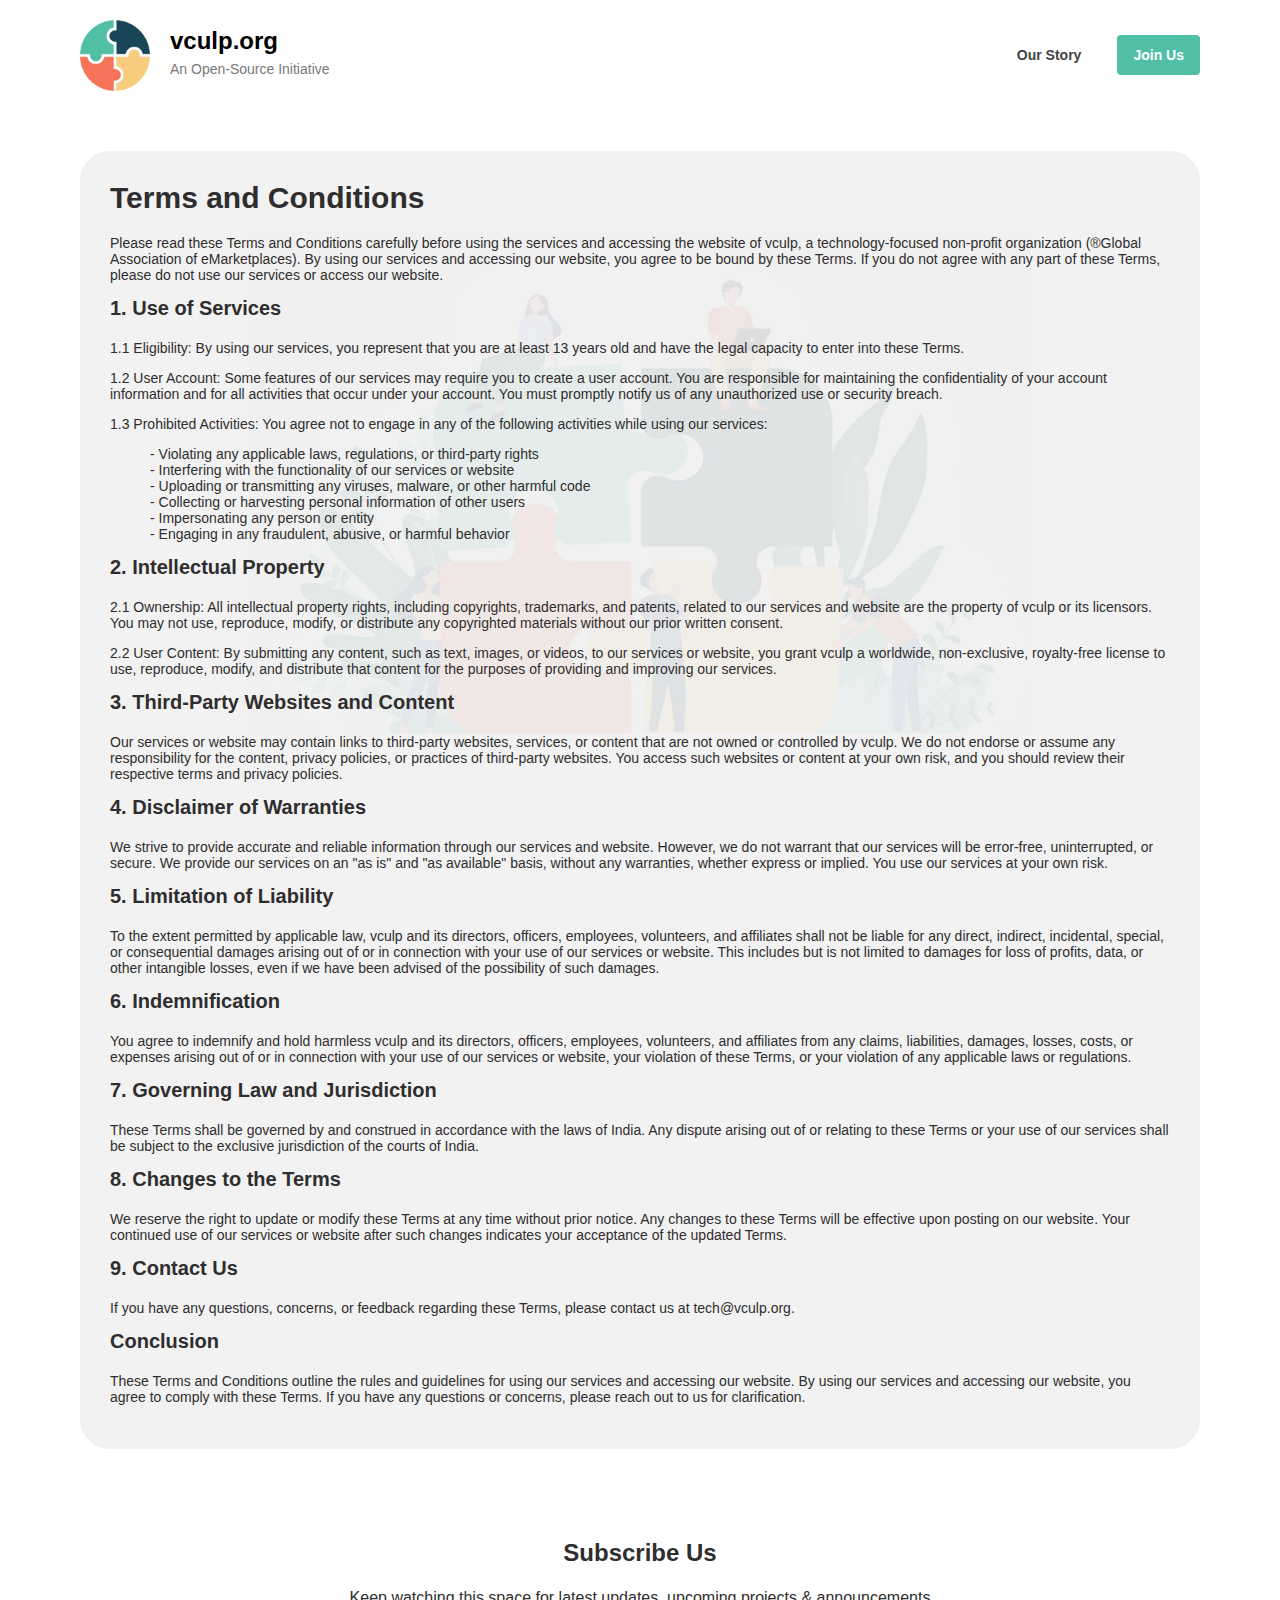
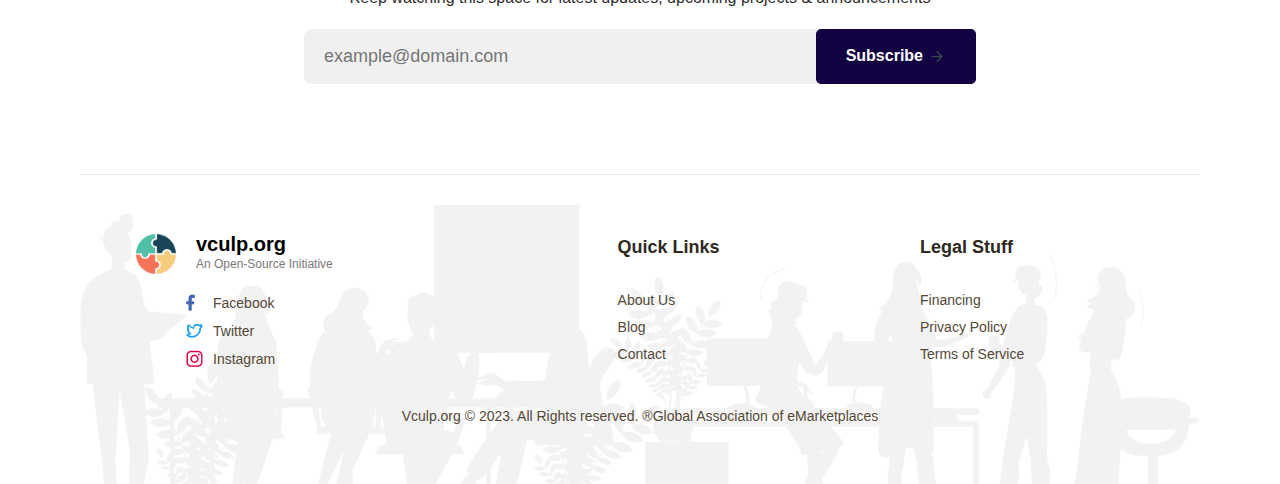
<file: terms.html>
<!DOCTYPE html>
<html>
<head>
<title>Terms & Conditions | vculp.org</title>
<link rel="canonical" href="https://www.vculp.org/terms.html" />

<!-- Google tag (gtag.js) -->
<script async src="https://www.googletagmanager.com/gtag/js?id=G-LZD1KJT0TK"></script>
<script>
  window.dataLayer = window.dataLayer || [];
  function gtag(){dataLayer.push(arguments);}
  gtag('js', new Date());

  gtag('config', 'G-LZD1KJT0TK');
</script>
<meta name="viewport" content="width=device-width, initial-scale=1.0">
<script src="https://ajax.googleapis.com/ajax/libs/jquery/3.6.4/jquery.min.js"></script>
<link href="style.css" rel="stylesheet" type="text/css" />
    <script>
        $(document).ready(function(){
            $(".mobileMenu a").click(function(){
            $('.topnav').addClass('open');
            $('.navoverlay').addClass('openoverlay');
            $('boyd,html').css('overflow','hidden');
          });
            
            $(".closemenu").click(function(){
            $('.topnav').removeClass('open');
            $('.navoverlay').removeClass('openoverlay');
            $('boyd,html').css('overflow','');
        });
        });
    </script>
</head>
<body>
<div class="container">
      <div class="header">
        <a href="/"><div class="logo"><img src="images/vculp-logo.png" alt="Logo"> 
            <span>vculp.org
        <small>An Open-Source Initiative</small></span>
        </div></a>
        <div class="mobileMenu">
            <a href="javascript://">
                <svg width="30px" height="30px" viewBox="0 0 24 24" fill="none" xmlns="http://www.w3.org/2000/svg">
<path fill-rule="evenodd" clip-rule="evenodd" d="M4 5C3.44772 5 3 5.44772 3 6C3 6.55228 3.44772 7 4 7H20C20.5523 7 21 6.55228 21 6C21 5.44772 20.5523 5 20 5H4ZM7 12C7 11.4477 7.44772 11 8 11H20C20.5523 11 21 11.4477 21 12C21 12.5523 20.5523 13 20 13H8C7.44772 13 7 12.5523 7 12ZM13 18C13 17.4477 13.4477 17 14 17H20C20.5523 17 21 17.4477 21 18C21 18.5523 20.5523 19 20 19H14C13.4477 19 13 18.5523 13 18Z" fill="#000000"/>
</svg>
            </a>
        </div>
        <div class="topnav">
            <span class="navoverlay"></span>
            <div class="topnavIn">
                <button name="close" aria-label-name="closemenu" class="closemenu"></button>
                <div class="logo"><img src="images/vculp-logo.png" alt="Logo" /> 
                    <span>vculp.org
                    <small>An Open-Source Initiative</small></span>
                </div>
                <ul>
                    <li><a href="ourstory.html">Our Story</a></li>
                   <!-- <li><a href="#">Blog</a></li>-->
                   <li class="careers"><a href="careers.html">Join Us</a></li>
                  <li class="mobiletabs"><a href="privacy.html">Privacy</a></li>
                    <li class="mobiletabs"><a href="terms.html">Terms</a></li>
               <!--     <li class="mobiletabs"><a href="javascript://">FAQ</a></li> -->
                </ul>
                <div class="copyrighttxtnav">© 2023 vculp.org All rights reserved.</div>
            </div>
        </div>
    </div>
    <div class="middlecontainer aboutusbg">
        <div class="aboutus">
        <h1>Terms and Conditions</h1>

<p>Please read these Terms and Conditions carefully before using the services and accessing the website of vculp, a technology-focused non-profit organization (®Global Association of eMarketplaces). By using our services and accessing our website, you agree to be bound by these Terms. If you do not agree with any part of these Terms, please do not use our services or access our website.</p>

<h4>1. Use of Services</h4>

<p>1.1 Eligibility: By using our services, you represent that you are at least 13 years old and have the legal capacity to enter into these Terms.</p>

<p>1.2 User Account: Some features of our services may require you to create a user account. You are responsible for maintaining the confidentiality of your account information and for all activities that occur under your account. You must promptly notify us of any unauthorized use or security breach.</p>

<p>1.3 Prohibited Activities: You agree not to engage in any of the following activities while using our services:</p>
<ol>
<li>- Violating any applicable laws, regulations, or third-party rights</li>
<li>- Interfering with the functionality of our services or website</li> 
<li>- Uploading or transmitting any viruses, malware, or other harmful code</li>
<li>- Collecting or harvesting personal information of other users </li>
<li>- Impersonating any person or entity</li>
<li>- Engaging in any fraudulent, abusive, or harmful behavior</li>
</ol>

<h4>2. Intellectual Property</h4>

<p>2.1 Ownership: All intellectual property rights, including copyrights, trademarks, and patents, related to our services and website are the property of vculp or its licensors. You may not use, reproduce, modify, or distribute any copyrighted materials without our prior written consent.</p>

<p>2.2 User Content: By submitting any content, such as text, images, or videos, to our services or website, you grant vculp a worldwide, non-exclusive, royalty-free license to use, reproduce, modify, and distribute that content for the purposes of providing and improving our services.</p>

<h4>3. Third-Party Websites and Content</h4>

<p>Our services or website may contain links to third-party websites, services, or content that are not owned or controlled by vculp. We do not endorse or assume any responsibility for the content, privacy policies, or practices of third-party websites. You access such websites or content at your own risk, and you should review their respective terms and privacy policies.</p>

<h4>4. Disclaimer of Warranties</h4>

<p>We strive to provide accurate and reliable information through our services and website. However, we do not warrant that our services will be error-free, uninterrupted, or secure. We provide our services on an &quot;as is&quot; and &quot;as available&quot; basis, without any warranties, whether express or implied. You use our services at your own risk.</p>

<h4>5. Limitation of Liability</h4>

<p>To the extent permitted by applicable law, vculp and its directors, officers, employees, volunteers, and affiliates shall not be liable for any direct, indirect, incidental, special, or consequential damages arising out of or in connection with your use of our services or website. This includes but is not limited to damages for loss of profits, data, or other intangible losses, even if we have been advised of the possibility of such damages.</p>

<h4>6. Indemnification</h4>

<p>You agree to indemnify and hold harmless vculp and its directors, officers, employees, volunteers, and affiliates from any claims, liabilities, damages, losses, costs, or expenses arising out of or in connection with your use of our services or website, your violation of these Terms, or your violation of any applicable laws or regulations.</p>

<h4>7. Governing Law and Jurisdiction</h4>

<p>These Terms shall be governed by and construed in accordance with the laws of India. Any dispute arising out of or relating to these Terms or your use of our services shall be subject to the exclusive jurisdiction of the courts of India.</p>

<h4>8. Changes to the Terms</h4>

<p>We reserve the right to update or modify these Terms at any time without prior notice. Any changes to these Terms will be effective upon posting on our website. Your continued use of our services or website after such changes indicates your acceptance of the updated Terms.</p>

<h4>9. Contact Us</h4>

<p>If you have any questions, concerns, or feedback regarding these Terms, please contact us at tech@vculp.org.</p>

<h4>Conclusion</h4>

<p>These Terms and Conditions outline the rules and guidelines for using our services and accessing our website. By using our services and accessing our website, you agree to comply with these Terms. If you have any questions or concerns, please reach out to us for clarification.</p>
        </div>
      </div>
        <!-- <div class="subscribebox">
            <h3>Subscribe Us</h3>
            <p>Keep watching this space for latest updates, upcoming projects & announcements</p>
            <div class="inputboxouter">
                <input type="text" name="subscribe" class="search" /><button name="submit" area-lable-name="submit" class="btnsubmit">Subscribe</button>
            </div>
        </div> -->
        <div class="subscribebox" id="subscribe-widget"></div>

        <script>
        document.addEventListener('DOMContentLoaded', function() {
            fetch('forms/subscribe.html')
            .then(response => response.text())
            .then(html => {
                document.getElementById('subscribe-widget').innerHTML = html;
                const script = document.createElement('script');
                script.src = 'forms/subscribe.js';
                document.body.appendChild(script);
            })
            .catch(error => console.error('Error:', error));
        });
        </script>
        <div class="footer">
        <div class="footerbg">
        <div class="footerIn">
            <div class="leftbox1">
                <div class="footerlogo"><img src="images/vculp-logo.png" alt="Logo" /> 
                    <span>vculp.org
                    <small>An Open-Source Initiative</small></span>
                </div>
                <ul>
                    <li><a href="javscript;//" class="fbicon">Facebook</a></li>
                    <li><a href="javscript;//" class="twticon">Twitter</a></li>
                    <li><a href="javscript;//" class="instaicon">Instagram</a></li>
                </ul>
            </div>
            <div class="leftbox2">
                <ul>
                    <li>Quick Links</li>
                    <li>&nbsp;</li>
                    <li><a href="ourstory.html">About Us</a></li>
                    <li><a href="#">Blog</a></li>
                    <li><a href="https://forms.gle/WtJXTgQ3Vo5C7EeC8">Contact</a></li>
                <!--    <li><a href="javascript://">FAQ</a></li> -->
                </ul>
            </div>
            <div class="leftbox2">
                <ul>
                    <li>Legal Stuff</li>
                    <li>&nbsp;</li>
                  <!--  <li><a href="javascript://">Disclaimer</a></li> -->
                    <li><a href="javascript://">Financing</a></li>
                    <li><a href="privacy.html">Privacy Policy</a></li>
                    <li><a href="terms.html">Terms of Service</a></li>
                </ul>
            </div>
        </div>
        <div class="copyrighttxt">Vculp.org © 2023. All Rights reserved. ®Global Association of eMarketplaces</div>
        </div>
    </div>
</div>
</body>
</html>
</file>
<file: style.css>
@font-face {
    font-family: "Muli";
    src: url("fonts/Muli.eot");
    src: url("fonts/Muli.woff") format("woff"),
    url("fonts/Muli.eot") format("opentype"),
    url("fonts/Muli.svg#filename") format("svg");
}
@font-face {
    font-family: "Muli-Bold";
    src: url("fonts/Muli-Bold.eot");
    src: url("onts/Muli-Bold.woff") format("woff"),
    url("fonts/Muli-Bold.eot") format("opentype"),
    url("fonts/Muli-Bold.svg#filename") format("svg");
}
@font-face {
    font-family: "Muli-SemiBold";
    src: url("fonts/Muli-SemiBold.eot");
    src: url("fonts/Muli-SemiBold.woff") format("woff"),
    url("fonts/Muli-SemiBold.eot") format("opentype"),
    url("fonts/Muli-SemiBold.svg#filename") format("svg");
}
@font-face {
    font-family: "Metropolis-Regular";
    src: url("fonts/Metropolis-Regular.eot");
    src: url("fonts/Metropolis-Regular.woff") format("woff"),
    url("fonts/Metropolis-Regular.eot") format("opentype"),
    url("fonts/Metropolis-Regular.svg#filename") format("svg");
}
@font-face {
    font-family: "Metropolis-Medium";
    src: url("fonts/Metropolis-Medium.eot");
    src: url("fonts/Metropolis-Medium.woff") format("woff"),
    url("fonts/Metropolis-Medium.eot") format("opentype"),
    url("fonts/Metropolis-Medium.svg#filename") format("svg");
}
@font-face {
    font-family: "Metropolis-Bold";
    src: url("fonts/Metropolis-Bold.eot");
    src: url("fonts/Metropolis-Bold.woff") format("woff"),
    url("fonts/Metropolis-Bold.eot") format("opentype"),
    url("fonts/Metropolis-Bold.svg#filename") format("svg");
}

body{margin:0; padding:0; font-family: "HanHei SC", "PingHei", "PingFang SC", "STHeitiSC-Light", "Microsoft YaHei", "Helvetica Neue", "Helvetica", "Arial", sans-serif; background-color:#FFFFFF;}

* {
    box-sizing: border-box;
}
ul, li{list-style: none;}
ul, li, h1, h2, h3, h4, h5,h6{margin:0; padding:0;}
a{text-decoration: none; color:#000;}
img{max-width: 100%;}


.container{width:100%; max-width: 1200px; margin:0 auto; background-color:#fff; padding:0 40px;}
.header{margin-bottom: 60px; padding:20px 0 0; display:flex; justify-content: space-between; align-items: center;}
.header .logo{display:flex; align-items: center; gap:20px;}
.header .logo img{width:70px;}
.header .logo span{font:600 24px/28px "HanHei SC", "PingHei", "PingFang SC", "STHeitiSC-Light", "Microsoft YaHei", "Helvetica Neue", "Helvetica", "Arial", sans-serif;}
.header .logo span small{font-size: 14px; font-weight: 500; display:flex; color:#7B7878;}
.header .topnav .navoverlay{display:none; transition: ease 0.5s all;}
.header .topnav .copyrighttxtnav{display:none;}
.header .topnav .topnavIn .logo, .header .topnav .topnavIn .closemenu{display:none;}
.header .topnav ul{display:flex;}
.header .topnav ul li{margin-left:20px;}
.header .topnav ul li.mobiletabs{display:none;}
.header .topnav ul li a{padding:0 16px; height: 40px; display:flex; align-items: center; color:#434343; font:600 14px/14px "HanHei SC", "PingHei", "PingFang SC", "STHeitiSC-Light", "Microsoft YaHei", "Helvetica Neue", "Helvetica", "Arial", sans-serif;}
.header .topnav ul li.careers{background-color:#50BFA6; border-radius: 4px;}
.header .topnav ul li.careers a{color:#fff;}
.header .mobileMenu{display:none;}

.middlecontainer{width:100%;}
.h1{font-size: 36px; text-align: center; font-weight: 600; margin-bottom: 8px; line-height: 26px;}
.midheading, .middleTop h1{font-size: 36px; text-align: center; font-weight: 500; margin-bottom: 8px; line-height: normal;}
.middleTop{margin-bottom: 90px; text-align: center; color:#2F2D2D; font-size:18px; line-height: 30px;}
.middleTop p{width:80%; margin:0 auto 30px;}
.middleTop .btnourstory{background-color:#F57359; border-radius:6px; height:40px; padding:0 30px; font-size:16px; color:#fff; text-align: center; line-height: 38px; display:inline-block;}

.valuesboxcontainer{margin-bottom: 90px;}
.valuenav{margin-bottom: 90px; text-align: center;}
.valuenav ul{display:flex; justify-content: center; font:500 18px/40px "HanHei SC", "PingHei", "PingFang SC", "STHeitiSC-Light", "Microsoft YaHei", "Helvetica Neue", "Helvetica", "Arial", sans-serif; margin-top: 50px;}
.valuenav ul li a{border-bottom: 1px solid rgba(164, 164, 164, 0.329412); padding:0 30px 45px 60px; display: flex; align-items: center; position: relative; height: 38px;}
.valuenav ul li a h2{font:500 18px/40px "HanHei SC", "PingHei", "PingFang SC", "STHeitiSC-Light", "Microsoft YaHei", "Helvetica Neue", "Helvetica", "Arial", sans-serif;}
.valuenav ul li:first-child a.active{color:#184656; border-bottom: 1px solid #184656;}
.valuenav ul li:nth-child(2) a.active{color:#FD5E5E; border-bottom: 1px solid #FD5E5E;}
.valuenav ul li:last-child a.active{color:#50BFA6; border-bottom: 1px solid #50BFA6;}
.valuenav ul li a .trusticon{background: url(images/trustimg.webp) no-repeat 0 0 /100%; width:40px; height:38px; margin-right: 12px;}
.valuenav ul li a .collabicon{background: url(images/collaboration.webp) no-repeat 0 0 / 100%; width:40px; height:38px; margin-right: 12px;}
.valuenav ul li a .freedomicon{background: url(images/freedom.webp) no-repeat 0 0 / 100%; width:40px; height:38px; margin-right: 12px;}
.valuesboxouter{display:flex; margin-bottom: 90px}
.valuesboxouter.valuesecondcontainer{flex-direction: row-reverse;}
.valuesboxouter.valuesecondcontainer .valueboxleft:after{background-color:#F57359; /*clip-path:polygon(3% 1%, 90% 6%, calc(100% - 35px) 76%, 0% 70%);*/ border-radius: 0 70px 190px 90px;}
.valuesboxouter.valuesecondcontainer .valueboxleft:before{background: #FF865B; top: 50px; left: 50px; height: 75%;}
.valuesboxouter.valuesecondcontainer .valueboxleft{margin:0 0 0 40px;}
/*.valuesboxouter .valueboxleft{width:60%;} */
.valuesboxouter .valueboxright{width:40%;}
.valuesboxouter .valueboxleft .valueboxleftIn{position: relative; z-index: 2; padding:50px 70px;}
.valuesboxouter .valueboxleft{position: relative; margin-right:40px; color:#fff; font:400 16px/26px "HanHei SC", "PingHei", "PingFang SC", "STHeitiSC-Light", "Microsoft YaHei", "Helvetica Neue", "Helvetica", "Arial", sans-serif;}
.valuesboxouter .valueboxleft:before{content:''; background: rgba(119, 150, 254, 0.968627); opacity: 0.5; filter: blur(31.2602px); position: absolute;     width: 80%; height: 90%; top: 20px; left: 20px;}
.valuesboxouter .valueboxleft:after{content:''; background-color:#184656; position: absolute; width:100%; height: 100%; /*clip-path:polygon(0 0, 100% 0%, calc(100% - 46px) 80%, 0% 100%);*/ left:0; top:0; z-index:1; border-radius:148px 0px 190px 175px;}
.valuesboxouter .valueboxleft .valueboxheading, .valuesboxouter .valueboxleft h3{font-weight:600; font-size:20px; line-height: 26px; margin-bottom: 20px;}

.subscribebox{text-align: center; color:#2F2D2D; font:400 16px/30px "HanHei SC", "PingHei", "PingFang SC", "STHeitiSC-Light", "Microsoft YaHei", "Helvetica Neue", "Helvetica", "Arial", sans-serif; width:60%; margin: 90px auto;}
.subscribebox h3{font:600 24px 'Mulish', sans-serif;}
.subscribebox .inputboxouter{display:flex; justify-content: center;}
.subscribebox .inputboxouter .search{height:55px; width:100%; background:rgba(216, 216, 216, 0.388235); border-radius:8px 0 0 8px; border:0; outline:none; padding:0 20px; font:200 18px/30px "HanHei SC", "PingHei", "PingFang SC", "STHeitiSC-Light", "Microsoft YaHei", "Helvetica Neue", "Helvetica", "Arial", sans-serif;}
.subscribebox .inputboxouter .btnsubmit{background:#130242; border-radius:5px; color:#fff; border:0; padding:0 30px; font:800 16px/30px "HanHei SC", "PingHei", "PingFang SC", "STHeitiSC-Light", "Microsoft YaHei", "Helvetica Neue", "Helvetica", "Arial", sans-serif; cursor: pointer; display:flex; align-items: center;}
.subscribebox .inputboxouter .btnsubmit:after{content:''; background:url(images/arrow.png) no-repeat 0 0 /100% 100%; width: 18px; height: 17px; margin-left: 5px;}

/* .registrationform{text-align: center; color:#2F2D2D; font:400 16px/30px "HanHei SC", "PingHei", "PingFang SC", "STHeitiSC-Light", "Microsoft YaHei", "Helvetica Neue", "Helvetica", "Arial", sans-serif; width:60%; margin: 90px auto;} */
.registrationform{color:#2F2D2D; font:400 16px/30px "HanHei SC", "PingHei", "PingFang SC", "STHeitiSC-Light", "Microsoft YaHei", "Helvetica Neue", "Helvetica", "Arial", sans-serif; width:50%;}
.registrationform h3{font:600 20px 'Mulish', sans-serif;}
.registrationform .inputboxouter{justify-content: center;}
.registrationform .inputboxouter .search{display:flex;margin-bottom: 10px; height:55px; width:100%; background:rgba(216, 216, 216, 0.388235); border-radius:8px 0 0 8px; border:0; outline:none; padding:0 20px; font:200 16px/30px "HanHei SC", "PingHei", "PingFang SC", "STHeitiSC-Light", "Microsoft YaHei", "Helvetica Neue", "Helvetica", "Arial", sans-serif;}
.registrationform .inputboxouter .searchdrop{display:flex;margin-bottom: 10px; height:55px; width:100%; background:rgba(216, 216, 216, 0.388235); border-radius:8px 0 0 8px; border:0; outline:none; padding:0 20px; font:200 16px/30px "HanHei SC", "PingHei", "PingFang SC", "STHeitiSC-Light", "Microsoft YaHei", "Helvetica Neue", "Helvetica", "Arial", sans-serif; -webkit-appearance: none;-moz-appearance: none;background-image: url("data:image/svg+xml;utf8,<svg fill='black' height='24' viewBox='0 0 24 24' width='24' xmlns='http://www.w3.org/2000/svg'><path d='M7 10l5 5 5-5z'/><path d='M0 0h24v24H0z' fill='none'/></svg>");background-repeat: no-repeat;background-position-x: 98%;background-position-y: 13px;}
.registrationform .inputboxouter .charcount{text-align: right; margin:-10px 0 0 0; font:200 14px/30px "HanHei SC", "PingHei", "PingFang SC", "STHeitiSC-Light", "Microsoft YaHei", "Helvetica Neue", "Helvetica", "Arial", sans-serif;}
.registrationform .inputboxouter .btnsubmit{background:#130242;height:55px;width:50%;  border-radius:5px; color:#fff; border:0; padding:0 20px; font:800 16px/30px "HanHei SC", "PingHei", "PingFang SC", "STHeitiSC-Light", "Microsoft YaHei", "Helvetica Neue", "Helvetica", "Arial", sans-serif; cursor: pointer; display:inline-flex; align-items: center;}
.registrationform .inputboxouter .btnsubmit:after{content:'';height:55px; width:50%; background:url(images/arrow.png) no-repeat 0 0 /100% 100%; width: 18px; height: 17px; margin-left: 5px;}

.langdrop{float:right; display:flex;margin: 1px; height:55px; background:rgba(216, 216, 216, 0.388235); border-radius:8px 8px 8px 8px; border:0; outline:none; padding:0 20px; font:200 16px/30px "HanHei SC", "PingHei", "PingFang SC", "STHeitiSC-Light", "Microsoft YaHei", "Helvetica Neue", "Helvetica", "Arial", sans-serif; -webkit-appearance: none;-moz-appearance: none;background-image: url("data:image/svg+xml;utf8,<svg fill='black' height='24' viewBox='0 0 24 24' width='24' xmlns='http://www.w3.org/2000/svg'><path d='M7 10l5 5 5-5z'/><path d='M0 0h24v24H0z' fill='none'/></svg>");background-repeat: no-repeat;background-position-x: 98%;background-position-y: 13px;}

.aboutusbg{background: rgba(211, 211, 211, 0.298039) url(images/aboutbg.png) no-repeat center 10% / 70%; padding:30px; border-radius:30px;}
.aboutusbg .aboutus{font-size: 14px; color:#2F2D2D;}
.aboutusbg .aboutus .aboutusjobsheading{display: flex;justify-content: space-between;font-weight: 600; margin: 0 0 20px; padding:0;align-items: center;}
.aboutusjobslink{margin-right: 10px;color:#0066CC}
.aboutusbg .aboutus h1{font-size: 30px; font-weight: 600; margin: 0 0 20px; padding:0;}
.aboutusbg .aboutus h4, .aboutusbg .aboutus h2{font-size: 20px; font-weight: 600; margin-bottom: 20px;}
.footer{position: relative; margin-top: 90px; padding-top: 30px; font-family: "HanHei SC", "PingHei", "PingFang SC", "STHeitiSC-Light", "Microsoft YaHei", "Helvetica Neue", "Helvetica", "Arial", sans-serif;}
.footer .footerbg{background: url(images/footerbg.png) no-repeat 0 0 / cover;}
.footer .footerIn{display:flex; padding: 30px 0;}
.footer:before{content:''; background-color: rgba(188, 208, 229, 0.498039); height:1px; width: 100%; max-width: 1200px; left:50%; top:0; position: absolute; transform: translateX(-50%);}
.footer .leftbox1{width: 43%; padding-left: 5%;}
.footer .leftbox1 .footerlogo{display:flex; align-items: center; gap:20px;}
.footer .leftbox1 .footerlogo img{width:40px;}
.footer .leftbox1 .footerlogo span{font:800 20px/20px "HanHei SC", "PingHei", "PingFang SC", "STHeitiSC-Light", "Microsoft YaHei", "Helvetica Neue", "Helvetica", "Arial", sans-serif;}
.footer .leftbox1 .footerlogo span small{font-size: 12px; font-weight: 500; display:flex; color:#7B7878;}
.footer .leftbox1 ul{padding:20px 0 0 50px;}
.footer .leftbox1 ul li{font-size: 14px; margin-bottom:12px;}
.footer .leftbox1 ul li a{color:#544837; display:flex; align-items: center; padding-left: 27px;}
.footer .leftbox1 ul li a.fbicon{content:''; background: url(images/facebook.png) no-repeat 0 0; width:9px; height: 17px;}
.footer .leftbox1 ul li a.twticon{content:''; background: url(images/twitter.png) no-repeat 0 0; width:17px; height: 15px;}
.footer .leftbox1 ul li a.instaicon{content:''; background: url(images/instagram.png) no-repeat 0 0; width:17px; height: 17px;}
.footer .leftbox2{width: 27%; padding-left: 5%;}
.footer .leftbox2 ul li{font:800 18px/26px "HanHei SC", "PingHei", "PingFang SC", "STHeitiSC-Light", "Microsoft YaHei", "Helvetica Neue", "Helvetica", "Arial", sans-serif; color: #2F281E;}
.footer .leftbox2 ul li a{font-size: 14px; font-weight: 500; color:#544837;}
.footer .copyrighttxt{text-align: center; padding-bottom: 60px; font:500 14px/15px "HanHei SC", "PingHei", "PingFang SC", "STHeitiSC-Light", "Microsoft YaHei", "Helvetica Neue", "Helvetica", "Arial", sans-serif; color:#544837}

@media screen and (max-width:767px){
    .container{padding:20px;}
    .header{margin-bottom: 40px; padding:0; align-items: flex-start;}
    .header .logo{gap:10px;}
    .header .logo img {width: 40px;}
   /* .header .logo span {font: 800 18px/18px "HanHei SC", "PingHei", "PingFang SC", "STHeitiSC-Light", "Microsoft YaHei", "Helvetica Neue", "Helvetica", "Arial", sans-serif;}*/
    .header .logo span small {font-size: 12px;}
    .header .mobileMenu{display:block; margin-left: auto;}
    .header .topnav .navoverlay{background-color: rgba(0,0,0,0.6); transform: translateX(100%); position: fixed; left:0; top:0; width:100%; height:100%; cursor: pointer;}
    .header .topnav .navoverlay.openoverlay{display:block;}
    .header .topnav .copyrighttxtnav{margin-top: auto; display: block; text-align: center; font-size:12px; line-height: 36px; color:#544837;}
    .header .topnav{position: fixed; left:0; transform: translateX(-100%); top:0; width:90vw; height: 100%; transition: 0.5s all; z-index: 5;}
    .header .topnav.open{transform: translateX(0%);}
    .header .topnav .topnavIn{background-color:#fff; position: relative; z-index:3; height: 100%; display:flex; flex-direction: column;}
    .header .topnav .topnavIn .logo{padding:40px 20px; display:flex;}
    .header .topnav .topnavIn .closemenu {position: absolute; right:15px; top:15px; background: transparent; cursor: pointer; border: 0; text-indent: -99999px; width: 20px; height: 20px; display: block;}
    .header .topnav .topnavIn .closemenu:after, .header .topnav .topnavIn .closemenu:before{position: absolute; left: 9px; content: ' '; height: 15px; width: 2px; background-color: #000; top: 3px;}
    .header .topnav .topnavIn .closemenu:after {transform: rotate(45deg);}
    .header .topnav .topnavIn .closemenu:before {transform: rotate(-45deg)}
    .header .topnav ul{flex-direction: column;}
    .header .topnav ul li{margin:0; position: relative;}
    .header .topnav ul li.mobiletabs{display:block;}
    .header .topnav ul li.careers{order:-3; border-radius:0;}
    .header .topnav ul li.careers a{justify-content: center}
    .header .topnav ul li.careers a:after, .header .topnav ul li.careers a:before{content:inherit;}
    .header .topnav ul li a{padding-left: 35px; height: 45px;}
    .header .topnav ul li a:after, .header .topnav ul li a:before{border: solid #434343; border-width: 1px 1px 0 0; content: ""; height: 4px; position: absolute; left: 10px; top: 50%; transform: rotate(45deg) translateY(-50%); width:4px;}
    .header .topnav ul li a:before{left:14px;}
    .middleTop {margin-bottom:40px;font-size:14px;line-height:26px}
    .middleTop h1{font-size:22px;line-height:32px;}
    .middleTop p{width:100%;}
    .valuesboxouter{flex-direction: column;margin-bottom:20px;}
    .valuesboxouter .valueboxleft, .valuesboxouter .valueboxright{width:100%;}
    .valuesboxouter .valueboxright{margin-top:20px;display:none;}
    .valuesboxouter.valuesecondcontainer{flex-direction: column;}
    .valuesboxouter.valuesecondcontainer .valueboxleft{margin:0;}
    .subscribebox{width:100%;}
    .footer .footerIn{flex-direction: column; gap:20px;}
    .footer .leftbox2{display:none;}
    .footer .leftbox1, .footer .leftbox2{width:100%; padding:0;}
/*    .footer .leftbox1{display: flex; gap: 30px; align-items: flex-start;}*/
    .footer .leftbox2 ul li br{display:none;content:'';}
    .footer .leftbox1 ul{padding:0; margin-top: 30px;}
    .valuenav {margin-bottom:20px;}
    .valuenav ul{overflow-x: scroll; overflow-y: hidden; white-space: nowrap; scroll-snap-type: x mandatory; -webkit-overflow-scrolling: touch; display:block;font-size:16px;line-height:32px;}
    .valuenav ul li{scroll-snap-align: start; scroll-snap-stop: normal; display: inline-flex;}
    .valuenav ul li a{height:auto; padding: 0 20px 20px 0;}
    .midheading{font-size: 24px;}
    .aboutusbg{padding:20px; border-radius:10px;}
    .aboutusjobslink{padding-bottom: 15px;}
    .valuesboxouter .valueboxleft .valueboxleftIn{padding:40px;}
    .valuesboxouter .valueboxleft:after, .valuesboxouter.valuesecondcontainer .valueboxleft:after{clip-path: none; border-radius: 10px 10px 0 10px;}
    .subscribebox .inputboxouter .search{height:34px;font-size:14px;}
    .subscribebox .inputboxouter .btnsubmit{padding:0 10px; border-radius:3px; font-size:14px;}
    .registrationform{width:auto;}
    .registrationform .inputboxouter .search{height:34px;font-size:14px;}
    .registrationform .inputboxouter .btnsubmit{padding:0 10px; border-radius:3px; font-size:14px;}
}
</file>
